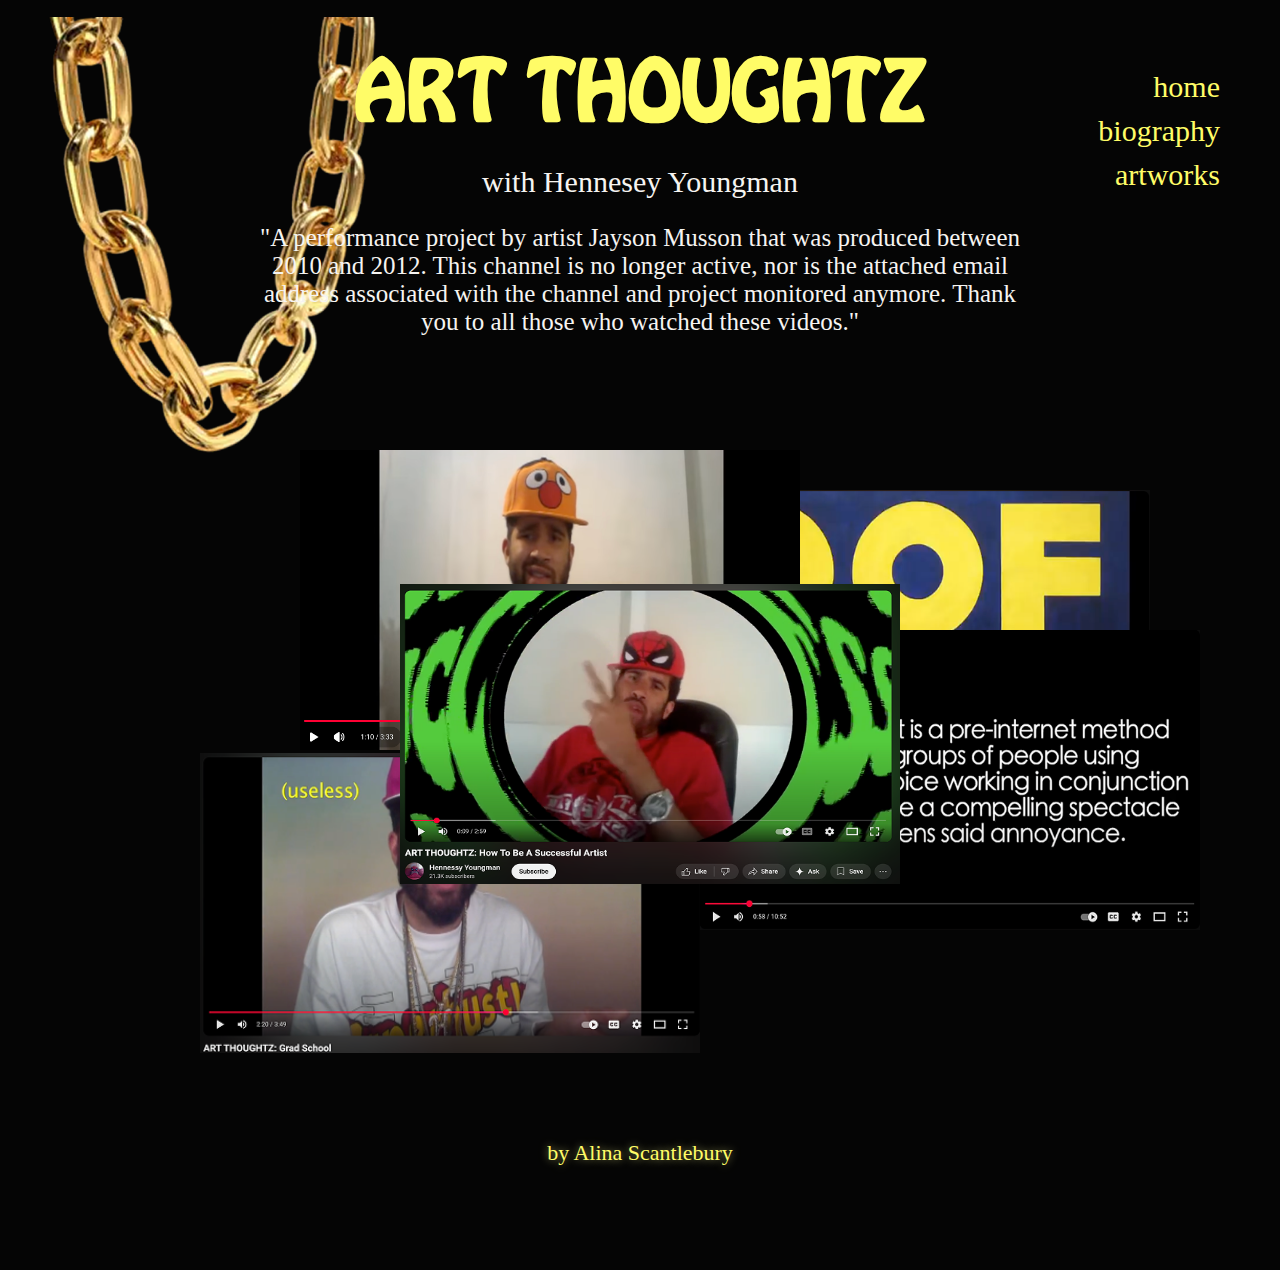
<file: index.html>
<!DOCTYPE html>
<html lang="en">
<head>
  <meta charset="UTF-8">
  <meta http-equiv="X-UA-Compatible" content="IE=edge">
  <meta name="viewport" content="width=device-width, initial-scale=1.0">
  <title>HOME</title>
  <link rel="stylesheet" href="styles.css">

</head>

<body>
  <div class="main">
    <div class="grid-container">
      <div class="grid-item title">
        <h1>ART THOUGHTZ</h1>
      </div>
      <div class="grid-item subtitle">
        <h2>with Hennesey Youngman</h2>
      </div>
      <div class="grid-item description">
        <a href="https://youtube.com/@hennesyyoungman?si=kwGxRKgvB0fd1WgZ">
          <h3>
            "A performance project by artist Jayson Musson that was produced between
            2010 and 2012. This channel is no longer active, nor is the attached email address associated with the channel
            and project monitored anymore. Thank you to all those who watched these videos."
          </h3>
        </a>
      </div>
    </div>

    <div class="nav-links">
      <a href="./index.html">home</a>
      <a href="./biography/index.html">biography</a>
      <a href="./artworks/index.html">artworks</a>
    </div>

    <img id="chain" src="./images/chain.png" alt="chain">

    <div class="container">
      <div class="images">
        <a href="https://www.youtube.com/watch?v=FjaKtx_dN78&t=58s"><img id="oof" src="./images/oof.png" alt=""></a>
        <a href="https://www.youtube.com/watch?v=FjaKtx_dN78&t=58s"><img id="performance" src="./images/preformance.png" alt=""></a>
        <a href="https://www.youtube.com/watch?v=p2-5kYWrp8A"><img id="useless" src="./images/useless.png" alt=""></a>
        <a href="https://www.youtube.com/watch?v=vVFasyCvEOg&t=67s"><img id="art" src="./images/make.png" alt=""></a>
        <a href="https://www.youtube.com/watch?v=hNXL0SYJ2eU"><img id="top" src="./images/successful-yt.png" alt=""></a>
      </div>
    </div>
  </div>

  <footer>by Alina Scantlebury</footer>
</body>
</html>
</file>
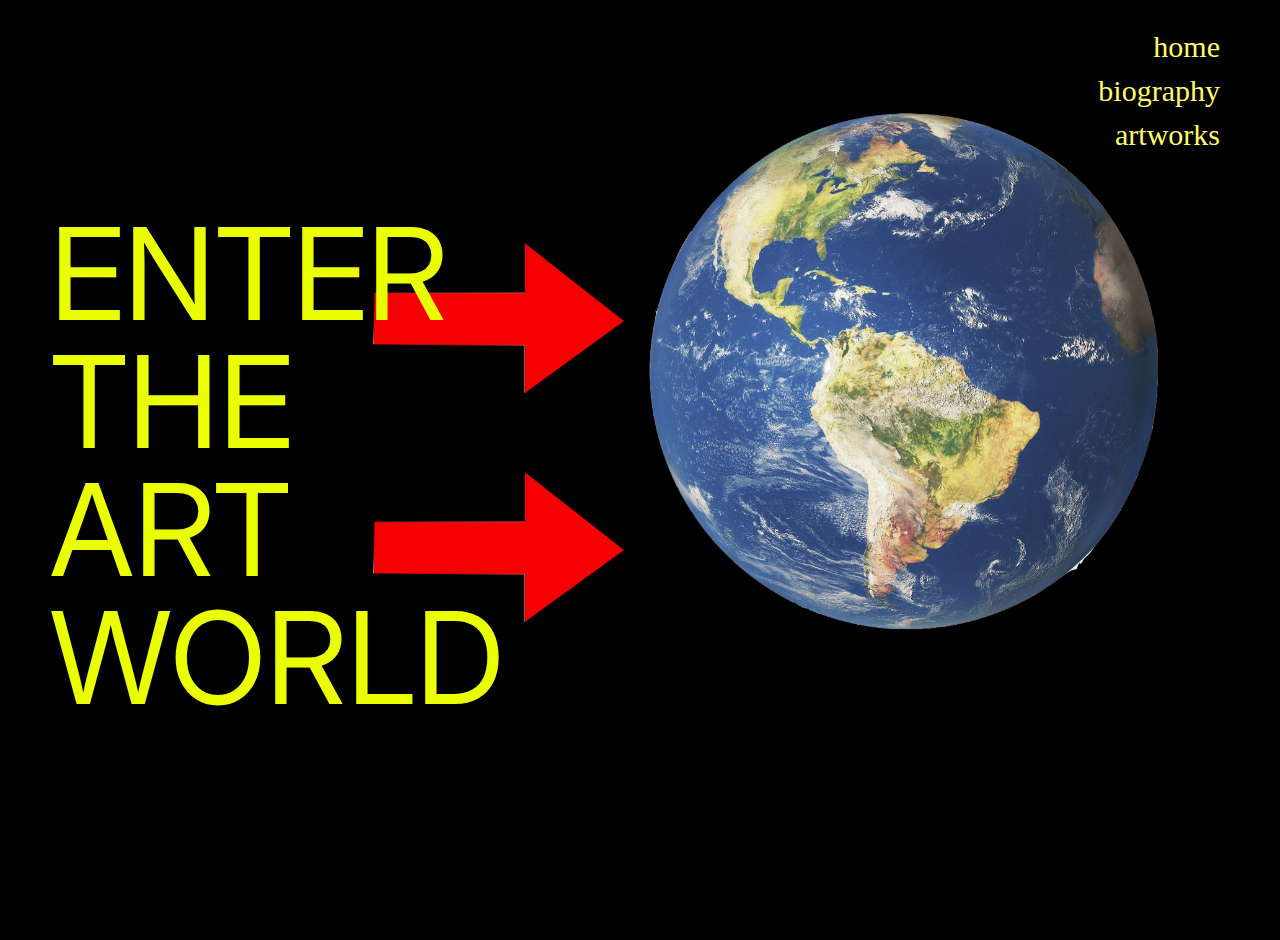
<file: artworks/index.html>
<html lang="en">
<head>
    <meta charset="UTF-8">
    <meta http-equiv="X-UA-Compatible" content="IE=edge">
    <meta name="viewport" content="width=device-width, initial-scale=1.0">
    <title>ARTWORKS</title>
    <link rel="stylesheet" href="styles.css">

</head>
<body>
    <div class="main">
        <div class="nav-links">
            <a href="../index.html"> home</a>
            <a href="../biography/index.html">biography</a>
            <a href="index.html">  artworks</a>
        </div>

        <a  href="want-to.html"><img id="world"src="../images/world.png" alt="globe"></a>
        <img id="arrow-1" src="../images/arrow.png" alt="red arrow">
        <img id="arrow-2" src="../images/arrow.png" alt="red arrow">
        <div class="enter">
            <h2>ENTER</h2>
            <h2>THE</h2>
            <h2>ART</h2>
            <h2>WORLD</h2>
        </div>
    </div>
</body>
</html>
</file>
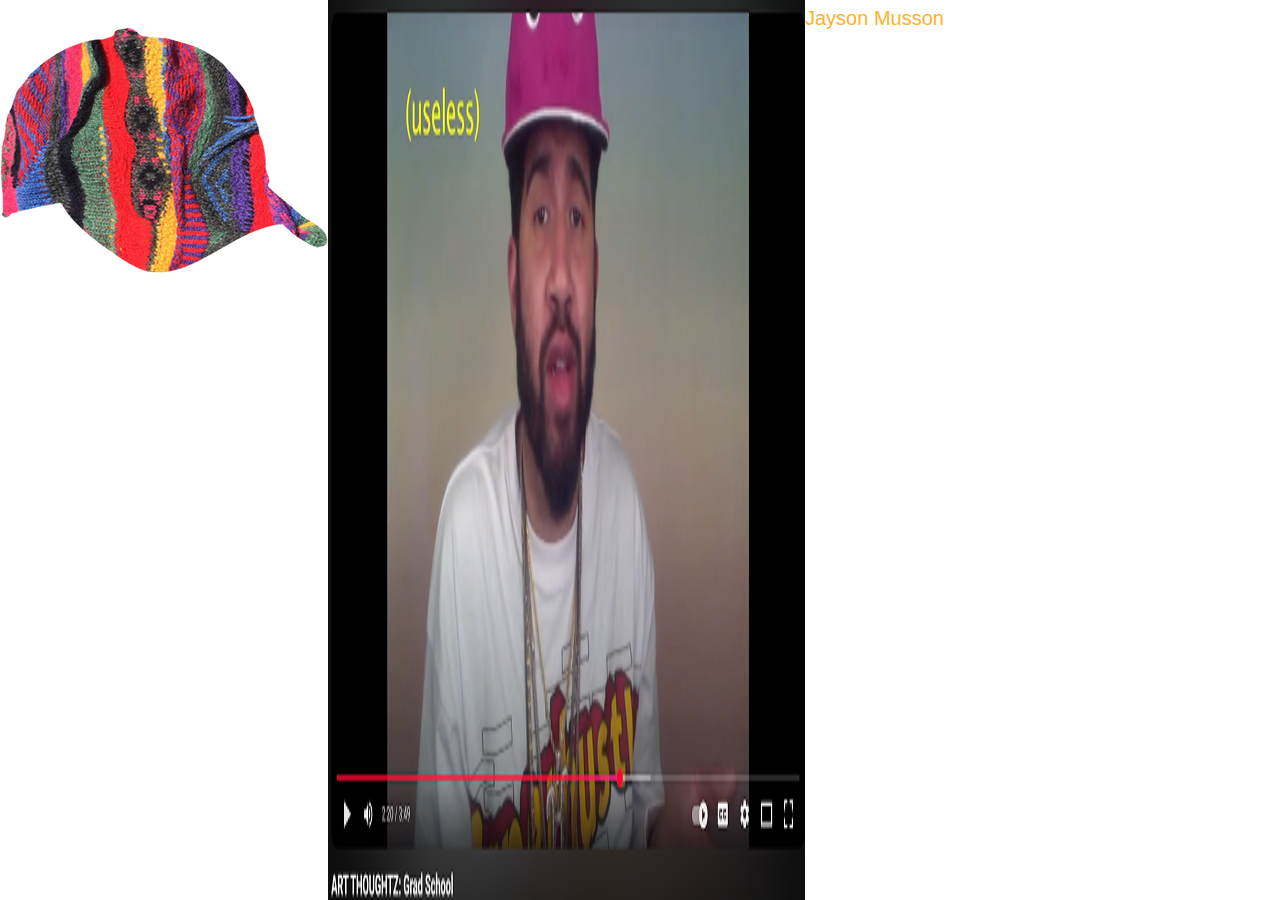
<file: biography/index.html>
<html lang="en">
<head>
    <meta charset="UTF-8">
    <meta http-equiv="X-UA-Compatible" content="IE=edge">
    <meta name="viewport" content="width=device-width, initial-scale=1.0">
    <title>BIOGRAPHY</title>
    <link rel="stylesheet" href="styles.css">
</head>
<body>
    <div class="main">
        <div class="nav"> 
            <img src="../images/coogi-hat 1.png" alt="coogi hat nav bar">
        </div>
        <img src="../images/useless.png" alt="">
        <div class="container">
            <h2> Jayson Musson </h2>
        </div>
    </div>
</body>
</html>
</file>
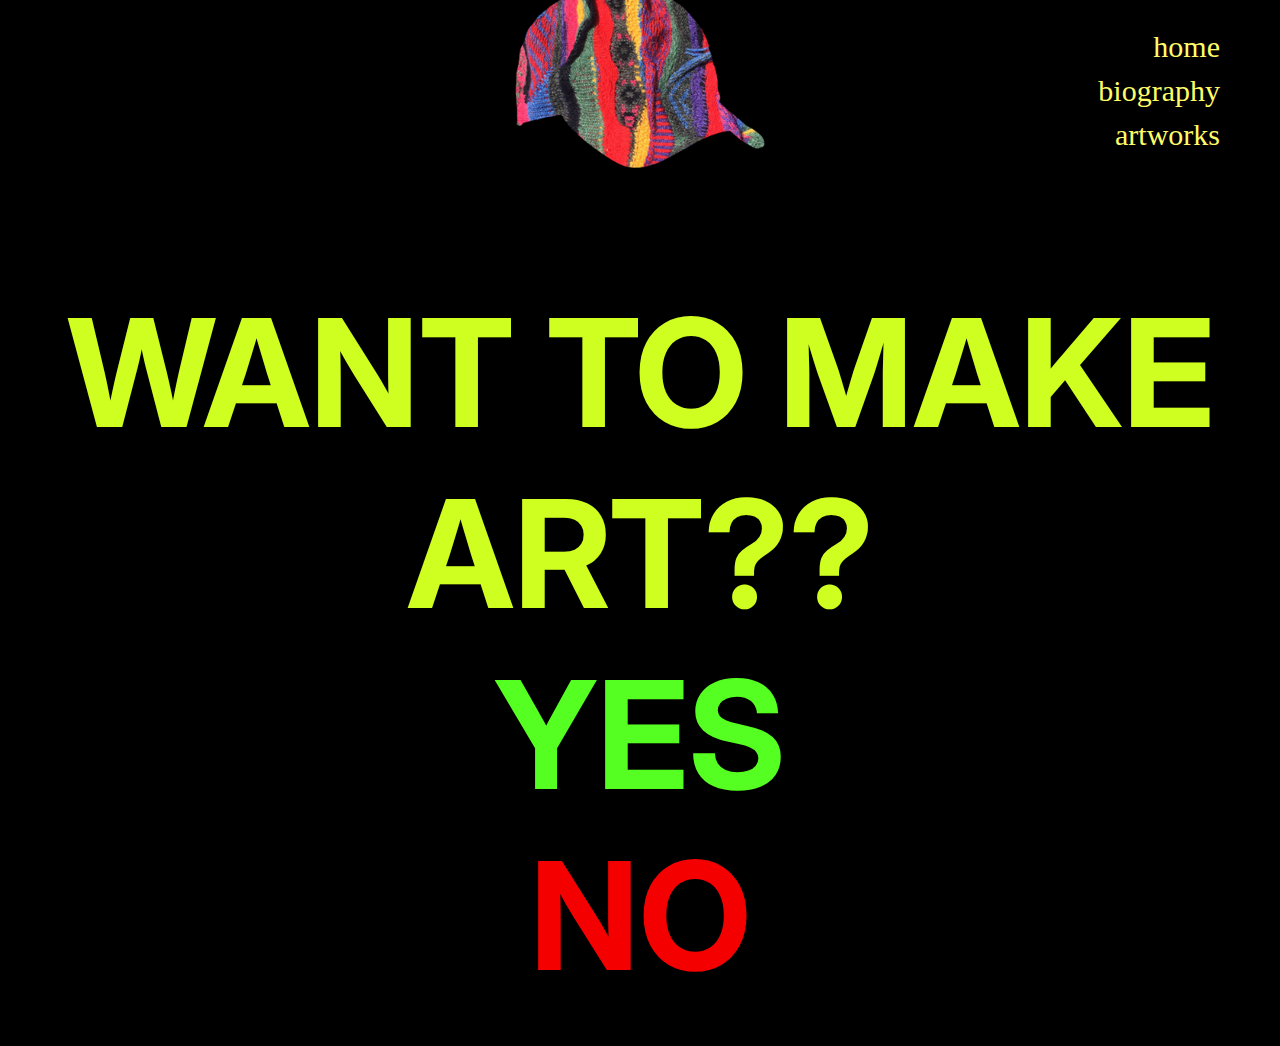
<file: artworks/art.html>
<html lang="en">
<head>
    <meta charset="UTF-8">
    <meta http-equiv="X-UA-Compatible" content="IE=edge">
    <meta name="viewport" content="width=device-width, initial-scale=1.0">
    <title>ART</title>
    <link rel="stylesheet" href="styles.css">
</head>
<body>
    <div class="main">
        <div class="nav-links">
            <a href="../index.html">home</a>
            <a href="../biography/index.html">biography</a>
            <a href="index.html">artworks</a>
        </div>
        <div class="nav">
            <img src="../images/coogi-hat 1.png" alt="image of a coogi hat for a nav: home, bio and artworks" width = 250px>
        </div>
        <br></br>
        <br></br>
        <h2>WANT TO MAKE ART??</h2>
        <a href="make-art.html">
            <h2 id="yes">YES</h2>
        </a>
        <a href="">
            <h2 id="no">NO</h2>
        </a>
    </div>
</body>
</html>
</file>
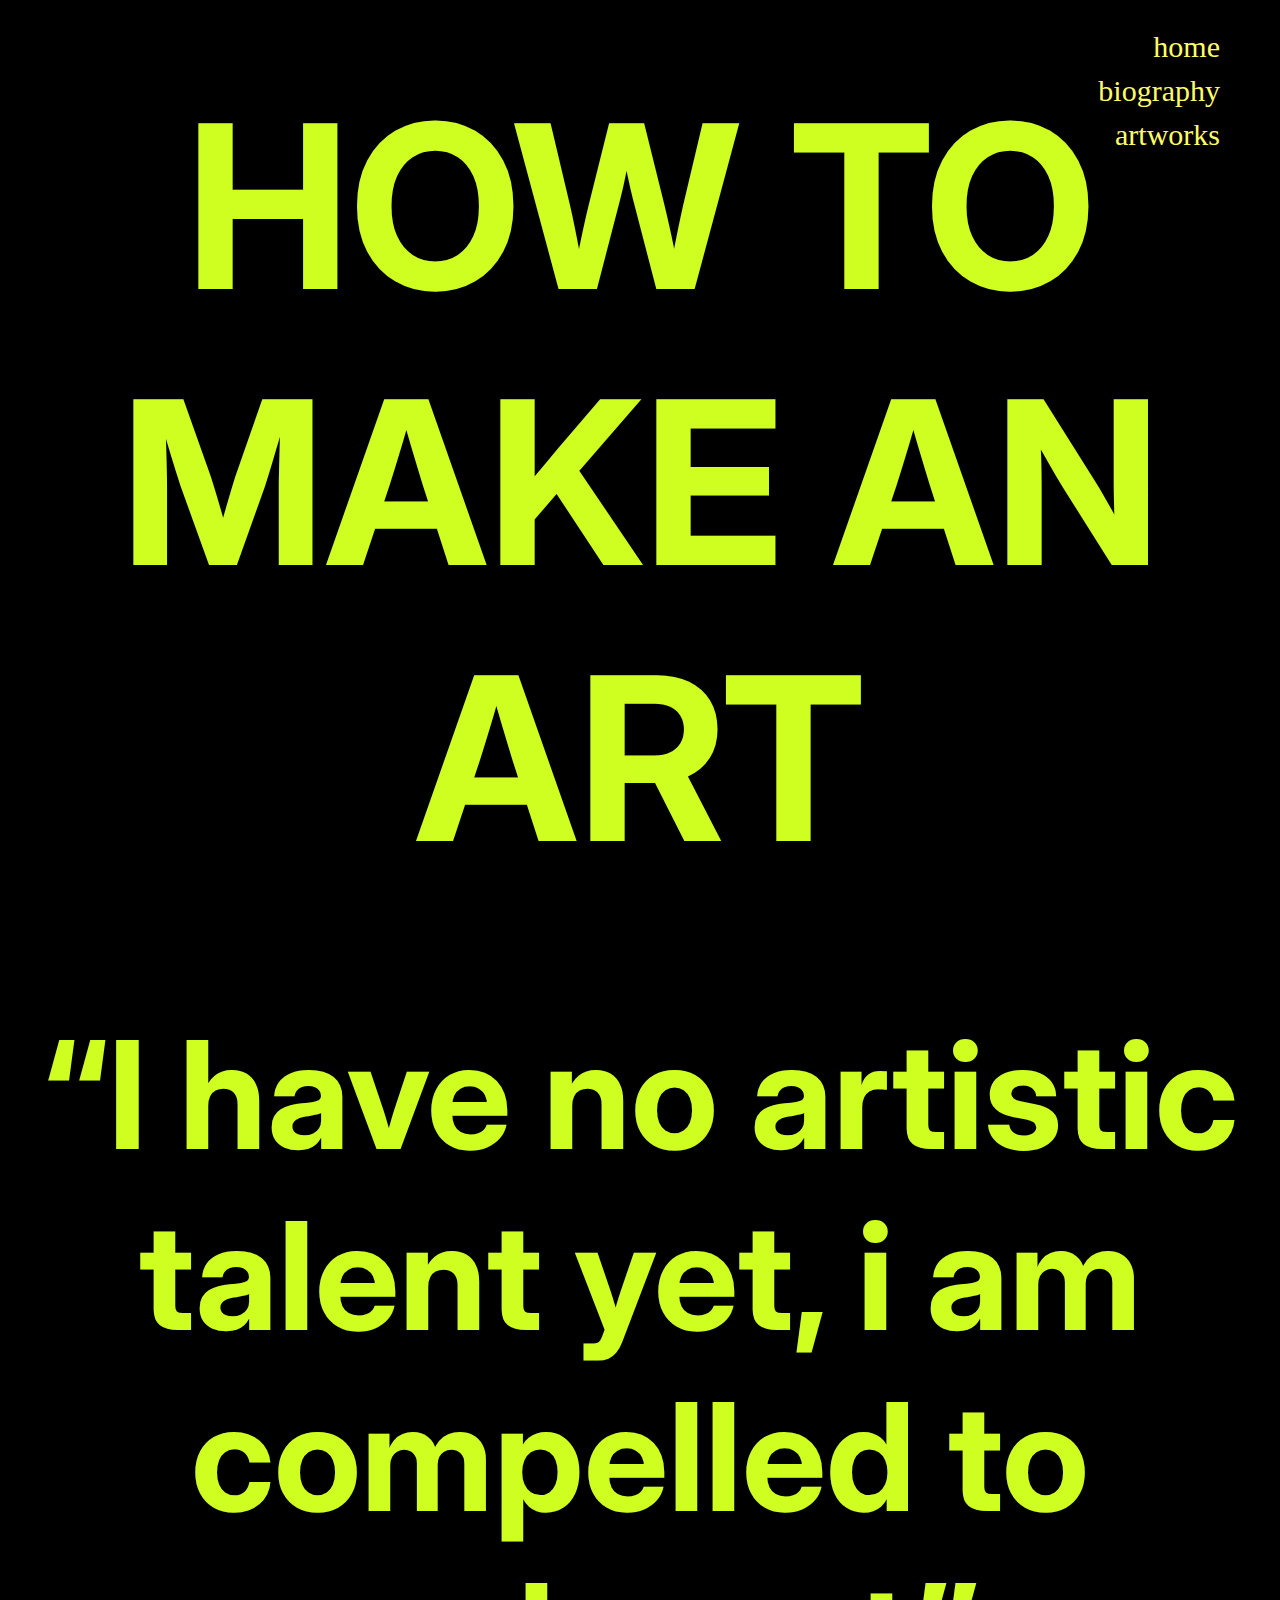
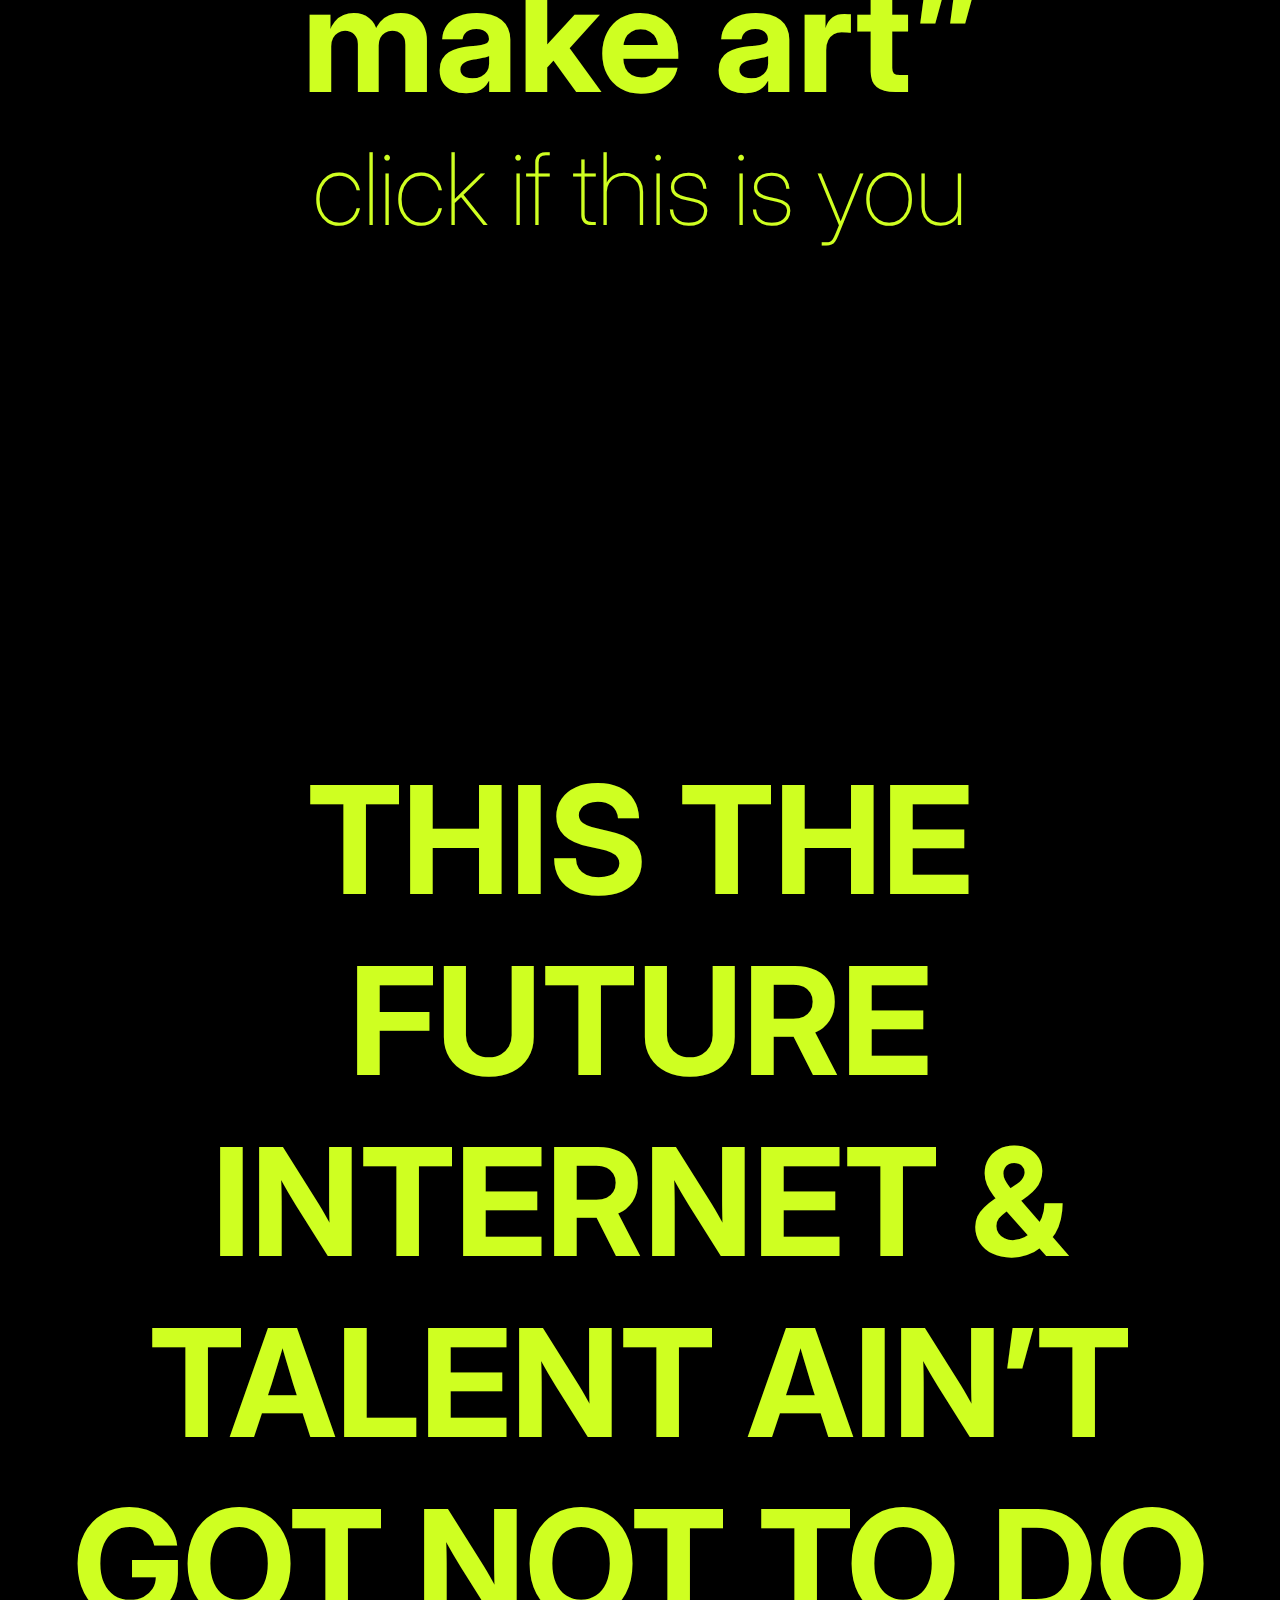
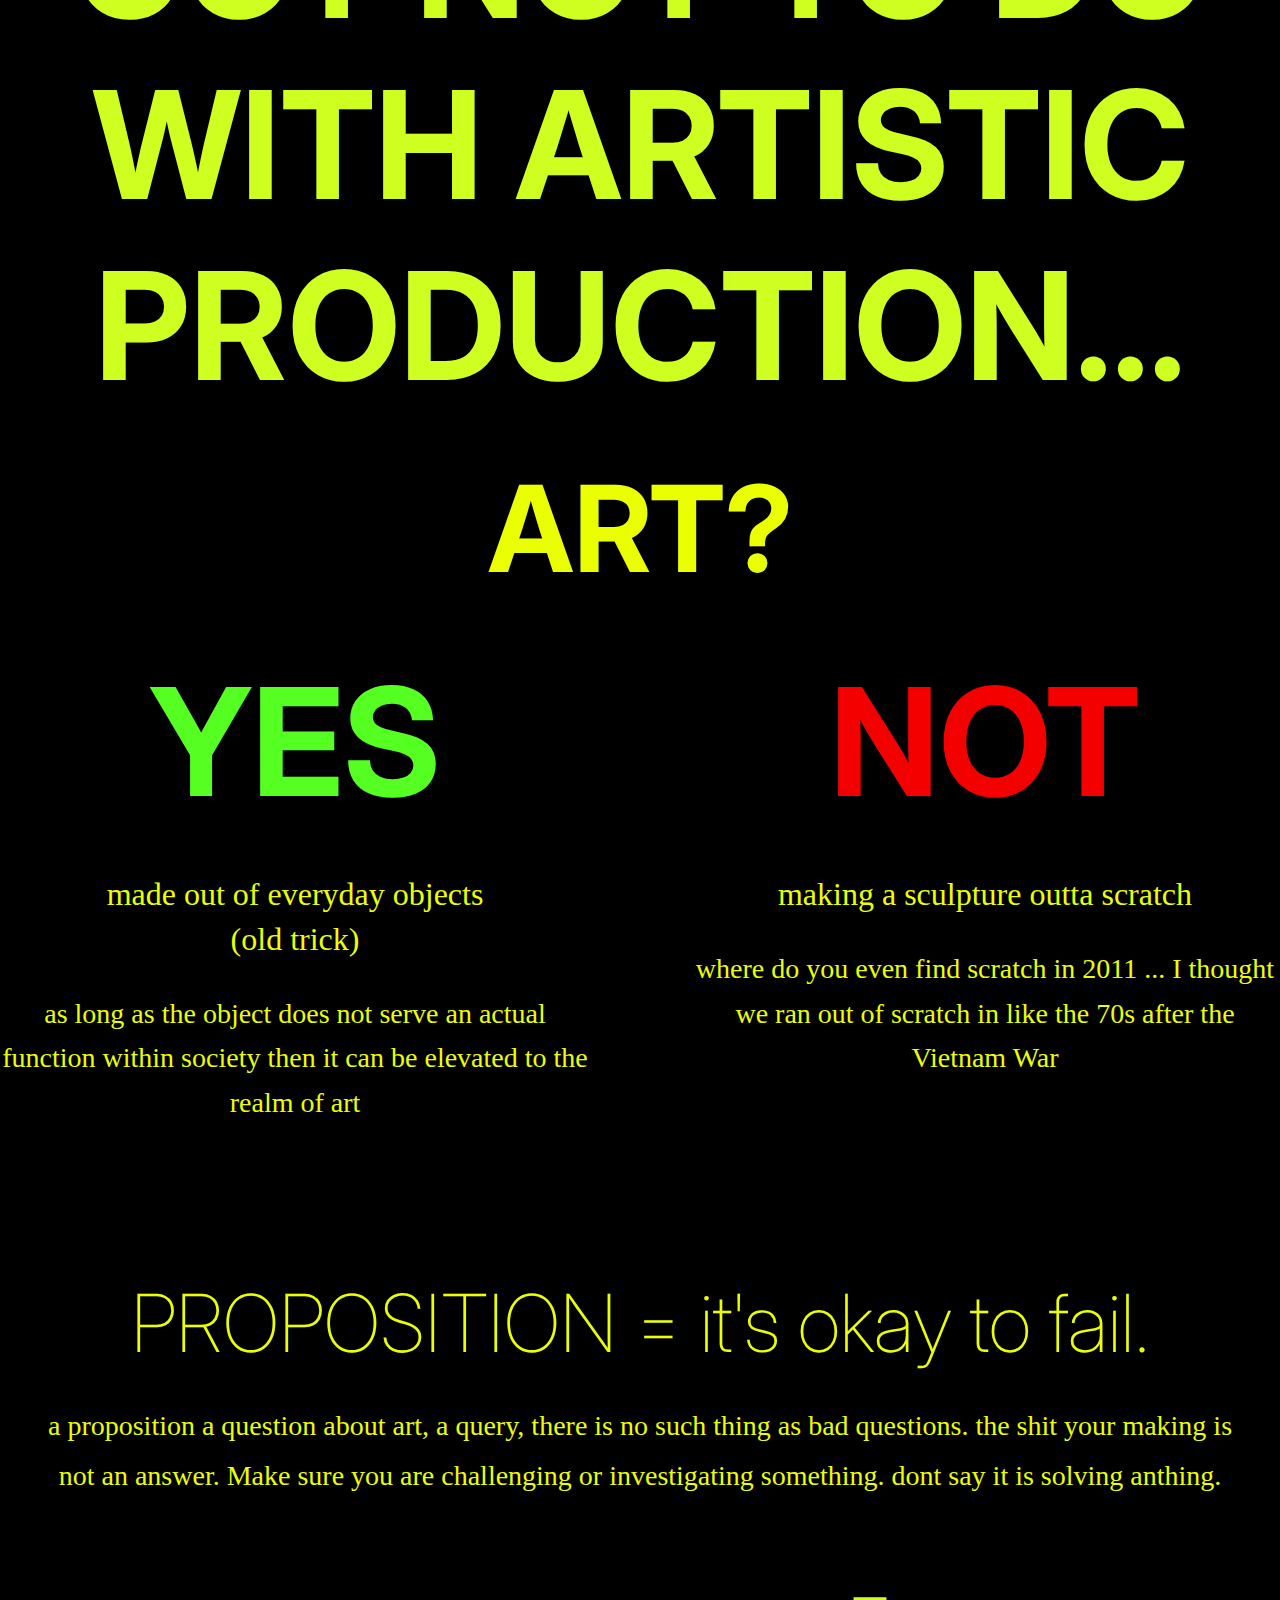
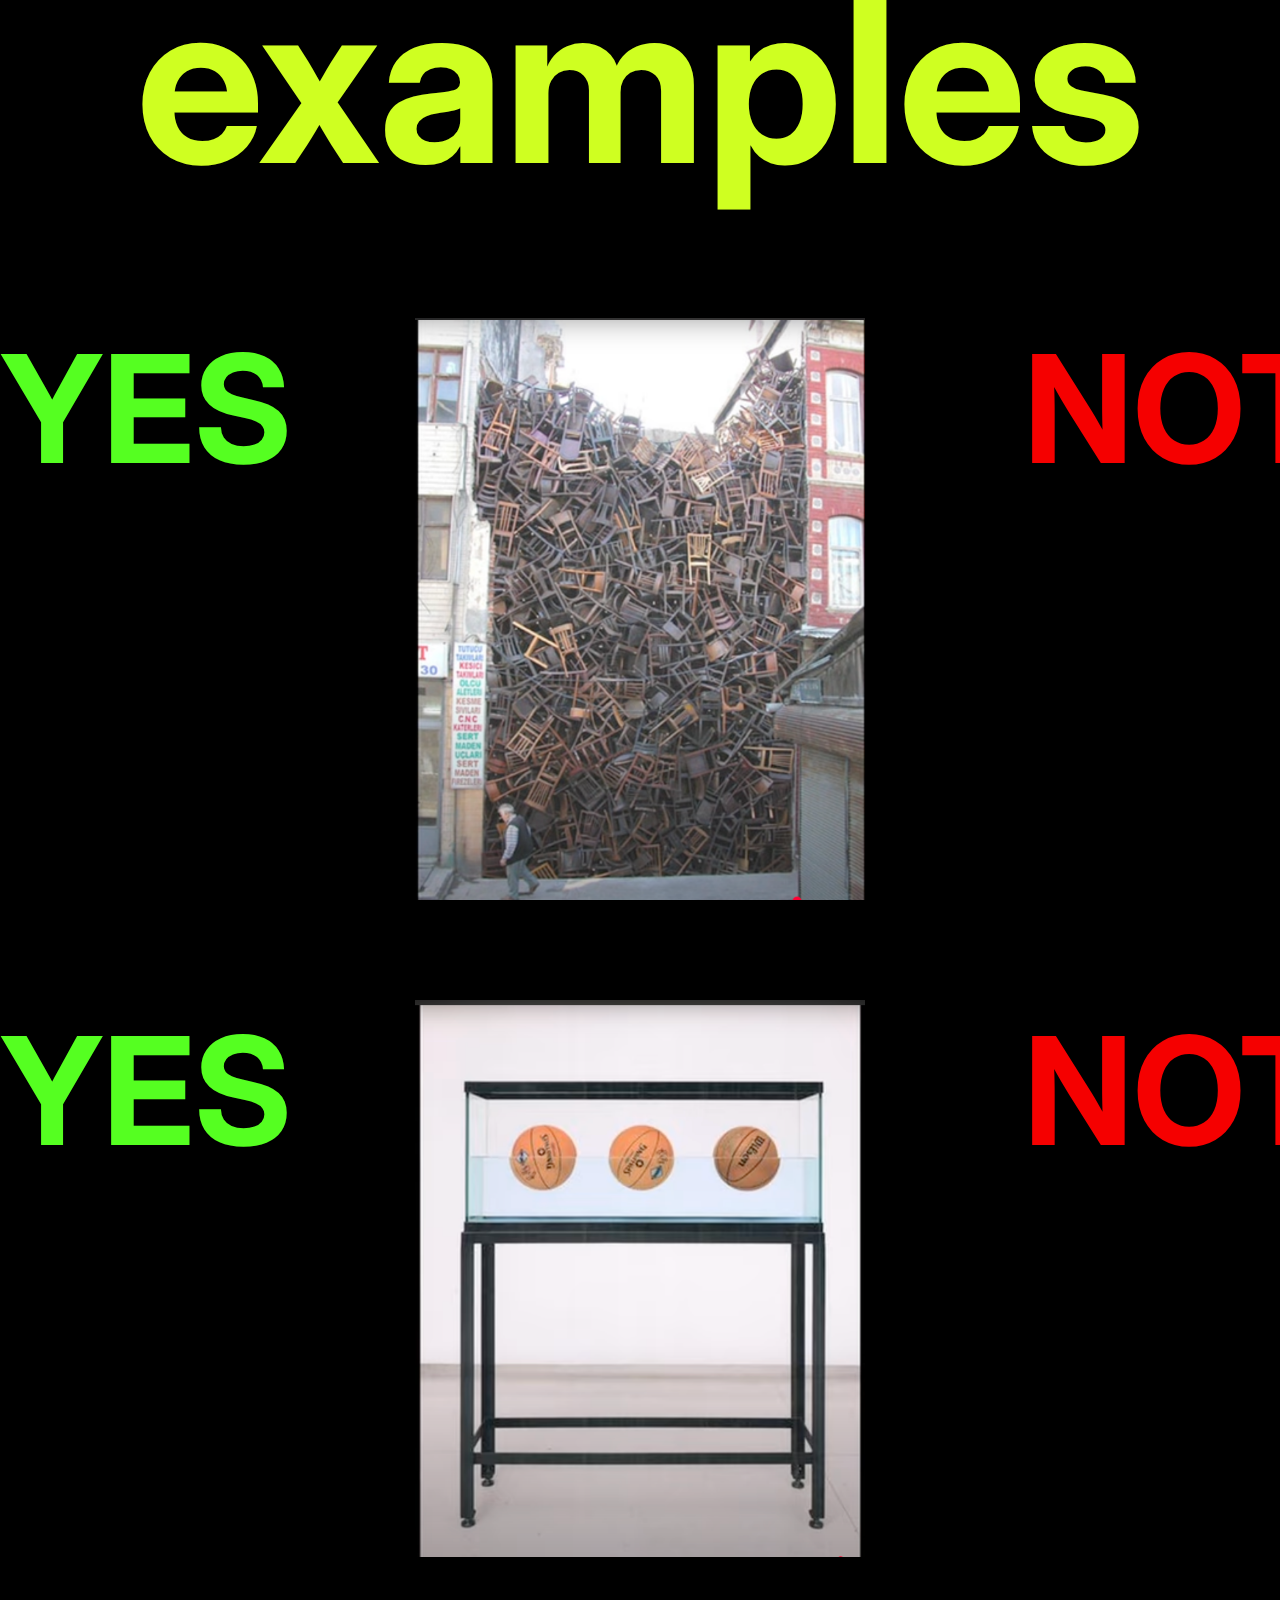
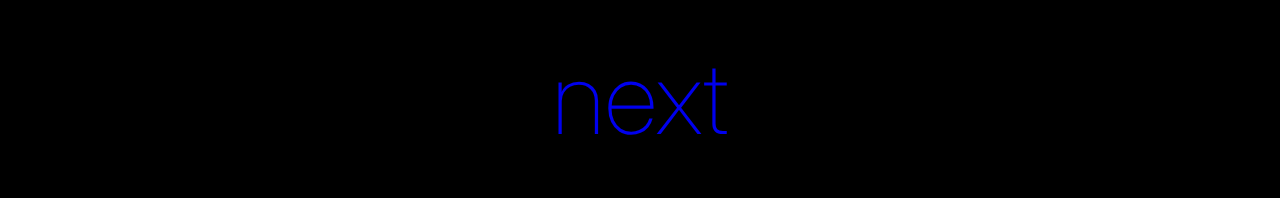
<file: artworks/make-art.html>
<html lang="en">
<head>
    <meta charset="UTF-8">
    <meta http-equiv="X-UA-Compatible" content="IE=edge">
    <meta name="viewport" content="width=device-width, initial-scale=1.0">
    <title>HOW TO MAKE AN ART</title>
    <link rel="stylesheet" href="styles.css">
</head>
<body>
    <div class="main">
        <div class="nav-links">
            <a href="../index.html">home</a>
            <a href="../biography/index.html">biography</a>
            <a href="index.html">artworks</a>
        </div>
        <br></br>
        <br></br>
        <br></br>

        <h1 id="next">HOW TO MAKE AN ART</h1>
                <br></br>

        <br></br>
        <br></br>

        <h2>“I have no artistic talent yet, i am compelled to make art”
        </h2>
        <div class="break">
            <a href="who-u.html" id="next">
                <h3>click if this is you</h3>
            </a>
        </div>
        <h2 id="next">THIS THE FUTURE INTERNET & TALENT AIN’T GOT NOT TO DO WITH ARTISTIC PRODUCTION...</h2>
    </div>
    <div class="container">
        <div class="header">
            <h1>ART?</h1>
        </div>
    <div class="content">
        <div class="yes-section">
            <h2>YES</h2>
            <p class="subtitle">made out of everyday objects<br>(old trick)</p>
            <p class="description">as long as the object does not serve an actual function within society then it can be elevated to the realm of art</p>
        </div>

        <div class="no-section">
            <h2>NOT</h2>
            <p class="subtitle">making a sculpture outta scratch</p>
            <p class="description">where do you even find scratch in 2011 ... I thought we ran out of scratch in like the 70s after the Vietnam War</p>
        </div>
    </div>

    <div class="proposition">
        <h3>PROPOSITION = it's okay to fail.</h3>
        <p>a proposition a question about art, a query, there is no such thing as bad questions. the shit your making is not an answer. Make sure you are challenging or investigating something. dont say it is solving anthing.</p>
    </div>
        <h1 >examples </h1>
        <div class="ex-content">
            <div class="yes-section">
                <h2>YES</h2>
            </div>
    
            <div class="no-section">
                <img src="../images/art-1.png" alt="" width="450px">

            </div>
            <div class="no-section">
                <h2>NOT</h2>
            </div>
        </div>

        <div class="ex-content">
            <div class="yes-section">
                <h2>YES</h2>
            </div>
    
            <div class="no-section">
                <img src="../images/art-2.png" alt="" width="450px">

            </div>
            <div class="no-section">
                <h2>NOT</h2>
            </div>
        </div>
        <h3 id="next"><a href="want-to.html#section3">next</a></h3>

</div>
</body>
</html>
</file>
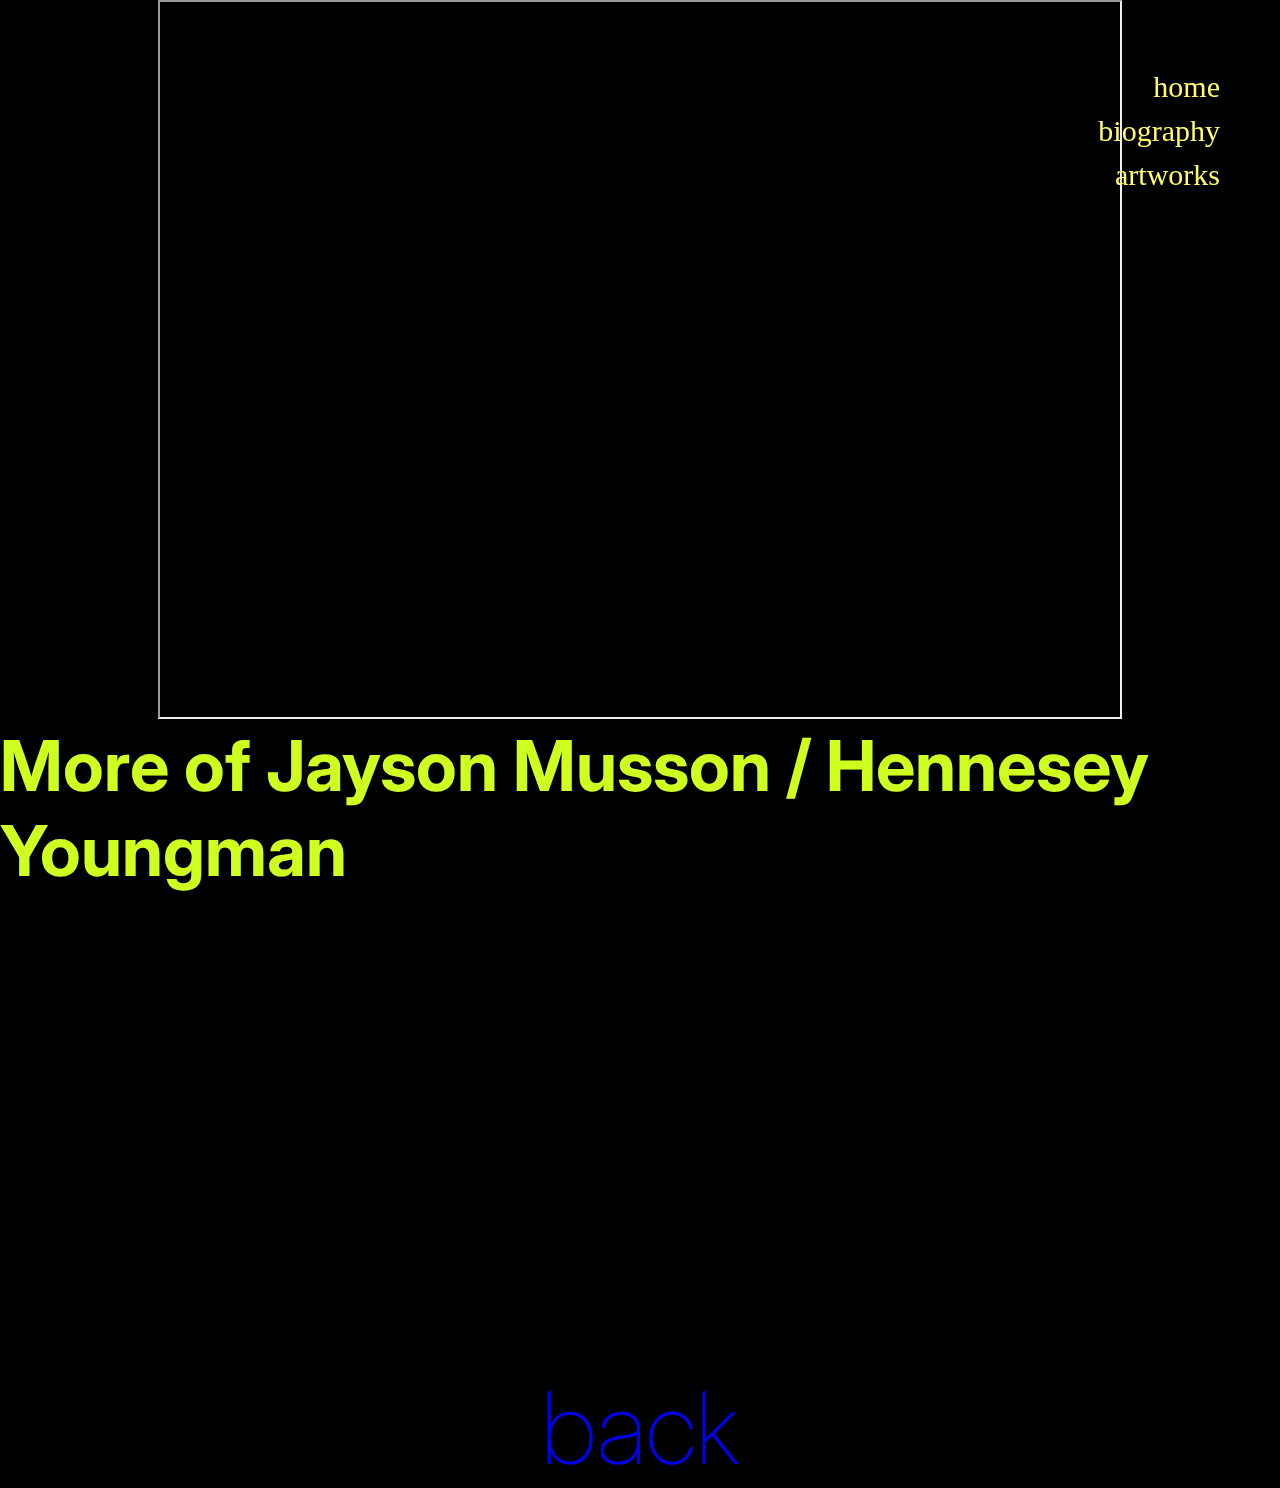
<file: artworks/no.html>
<!DOCTYPE html>
<html lang="en">
<head>
  <meta charset="UTF-8">
  <meta http-equiv="X-UA-Compatible" content="IE=edge">
  <meta name="viewport" content="width=device-width, initial-scale=1.0">
  <title>7 MINUTES IN HENNYNOHOMO</title>
  <link rel="stylesheet" href="styles.css">

</head>
<body>
  <div class="nav-links">
    <a href="../index.html">home</a>
    <a href="../biography/index.html">biography</a>
    <a href="../index.html">artworks</a>
  </div>

  <iframe 
    width="960" 
    height="715" 
    src="https://www.youtube.com/embed/N0NIs1fOkQg?start=272&autoplay=1&mute=0&controls=1&rel=0&modestbranding=1"
    title="YouTube video player"
    allow="autoplay; fullscreen; encrypted-media"
    referrerpolicy="strict-origin-when-cross-origin"
    allowfullscreen>
  </iframe>

  <h2 id="more">More of Jayson Musson / Hennesey Youngman</h2>

  <iframe 
    style="border: 0; width: 350px; height: 470px;" 
    src="https://bandcamp.com/EmbeddedPlayer/album=2820448044/size=large/bgcol=000000/linkcol=cfff21/tracklist=false/track=1974276761/transparent=true/"
    seamless>
    <a href="https://hennessyyoungman.bandcamp.com/album/7-minutes-in-hennynohomo">
      7 MINUTES IN HENNYNOHOMO by HENNESSY YOUNGMAN
    </a>
  </iframe>

  <h3 id="next"><a href="want-to.html">back</a></h3>

</body>
</html>
</file>
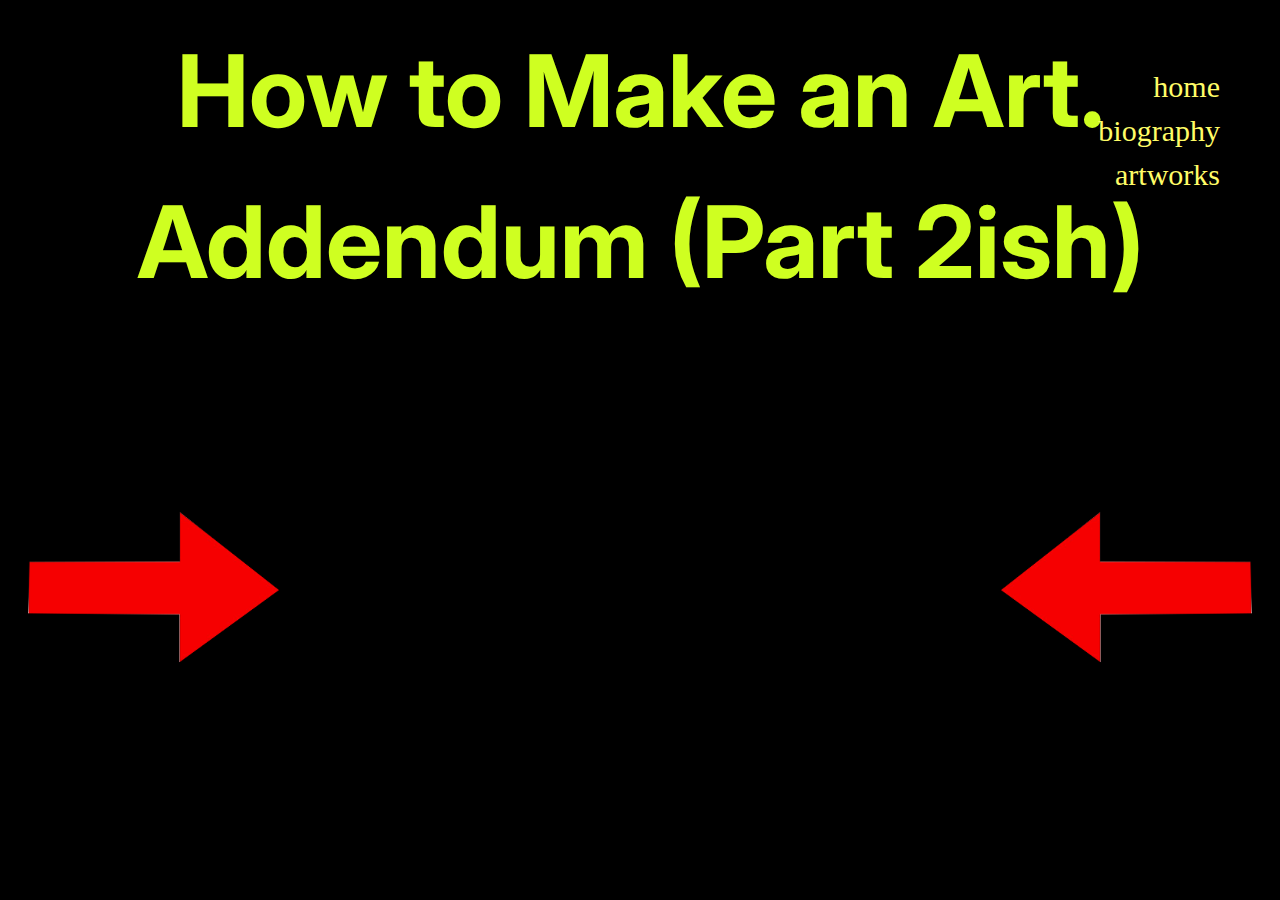
<file: artworks/part-2.html>
<!DOCTYPE html>
<html lang="en">
<head>
    <meta charset="UTF-8">
    <meta http-equiv="X-UA-Compatible" content="IE=edge">
    <meta name="viewport" content="width=device-width, initial-scale=1.0">
    <title>PART 2</title>
    <link rel="stylesheet" href="styles.css">
</head>
<body>
    <div class="nav-links">
        <a href="../index.html">home</a>
        <a href="../biography/index.html">biography</a>
        <a href="index.html">artworks</a>
    </div>
    <h2 class="part-2">How to Make an Art. </h2>
    <h2 class="part-2">Addendum (Part 2ish)</h2>

    <div class="video-container" style="text-align:center; margin-top:50px;">
        <iframe width="960" height="540"
            src="https://www.youtube.com/embed/Rb8oNlAqiLw?autoplay=1&mute=1&si=OQh7KCnhxjAY9oxo"
            title="YouTube video player"
            frameborder="0"
            allow="accelerometer; autoplay; clipboard-write; encrypted-media; gyroscope; picture-in-picture; web-share"
            referrerpolicy="strict-origin-when-cross-origin"
            allowfullscreen>
        </iframe>
    </div>

    <img id="arrow-3" src="../images/arrow.png" alt="arrow">
    <img id="arrow-4" src="../images/arrow.png" alt="arrow">
</body>
</html>
</file>
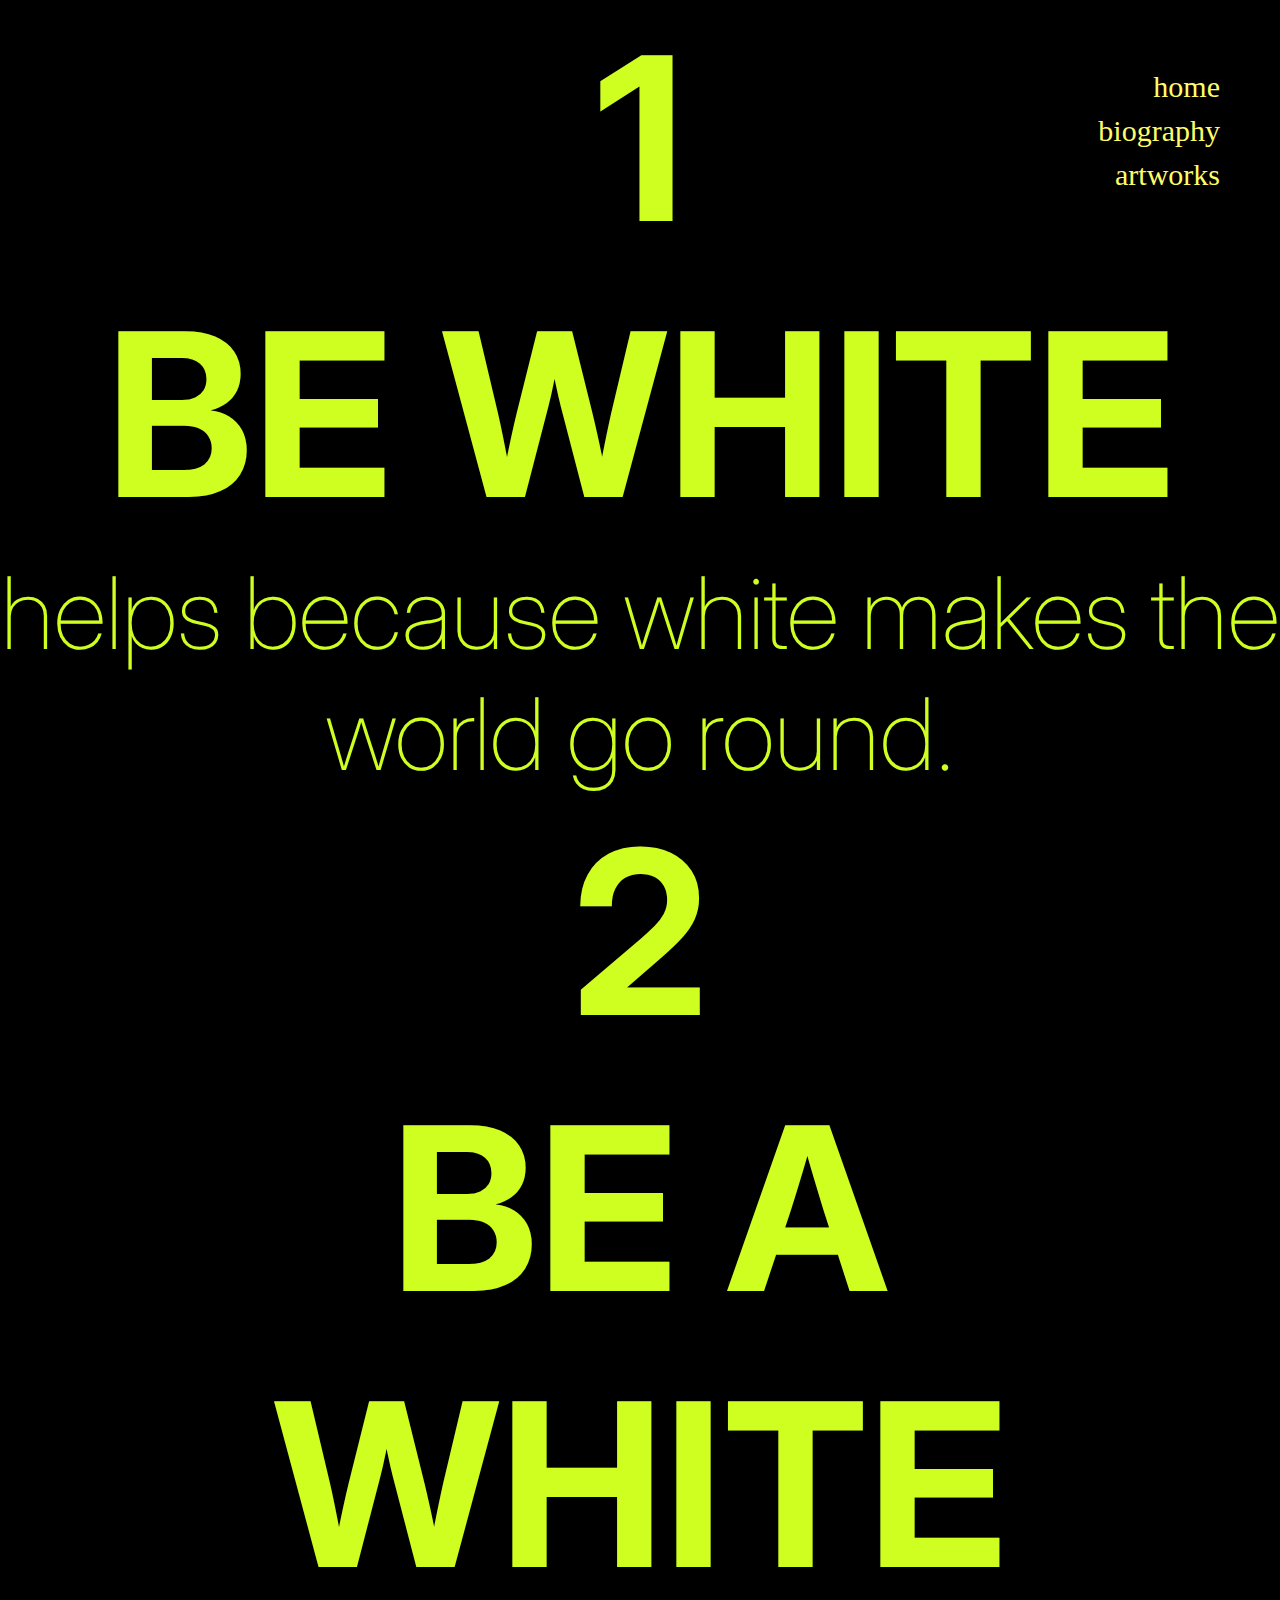
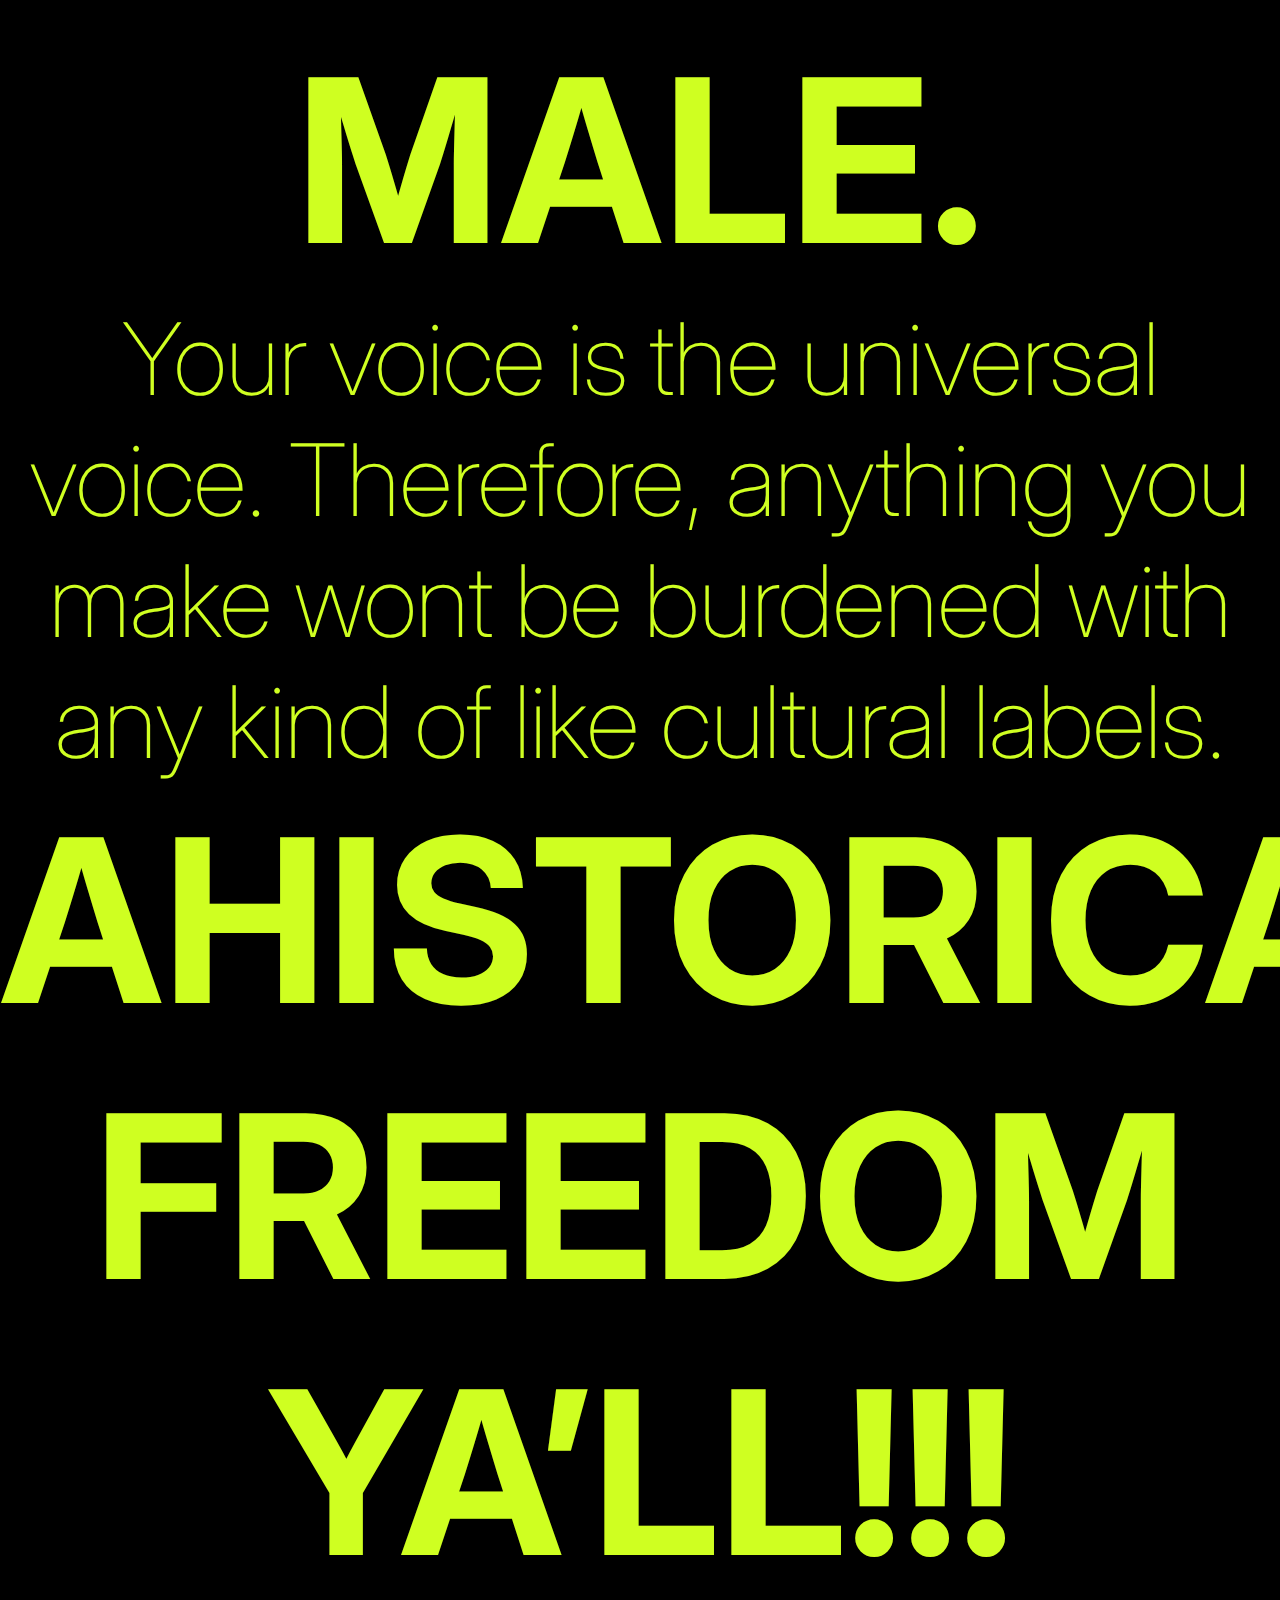
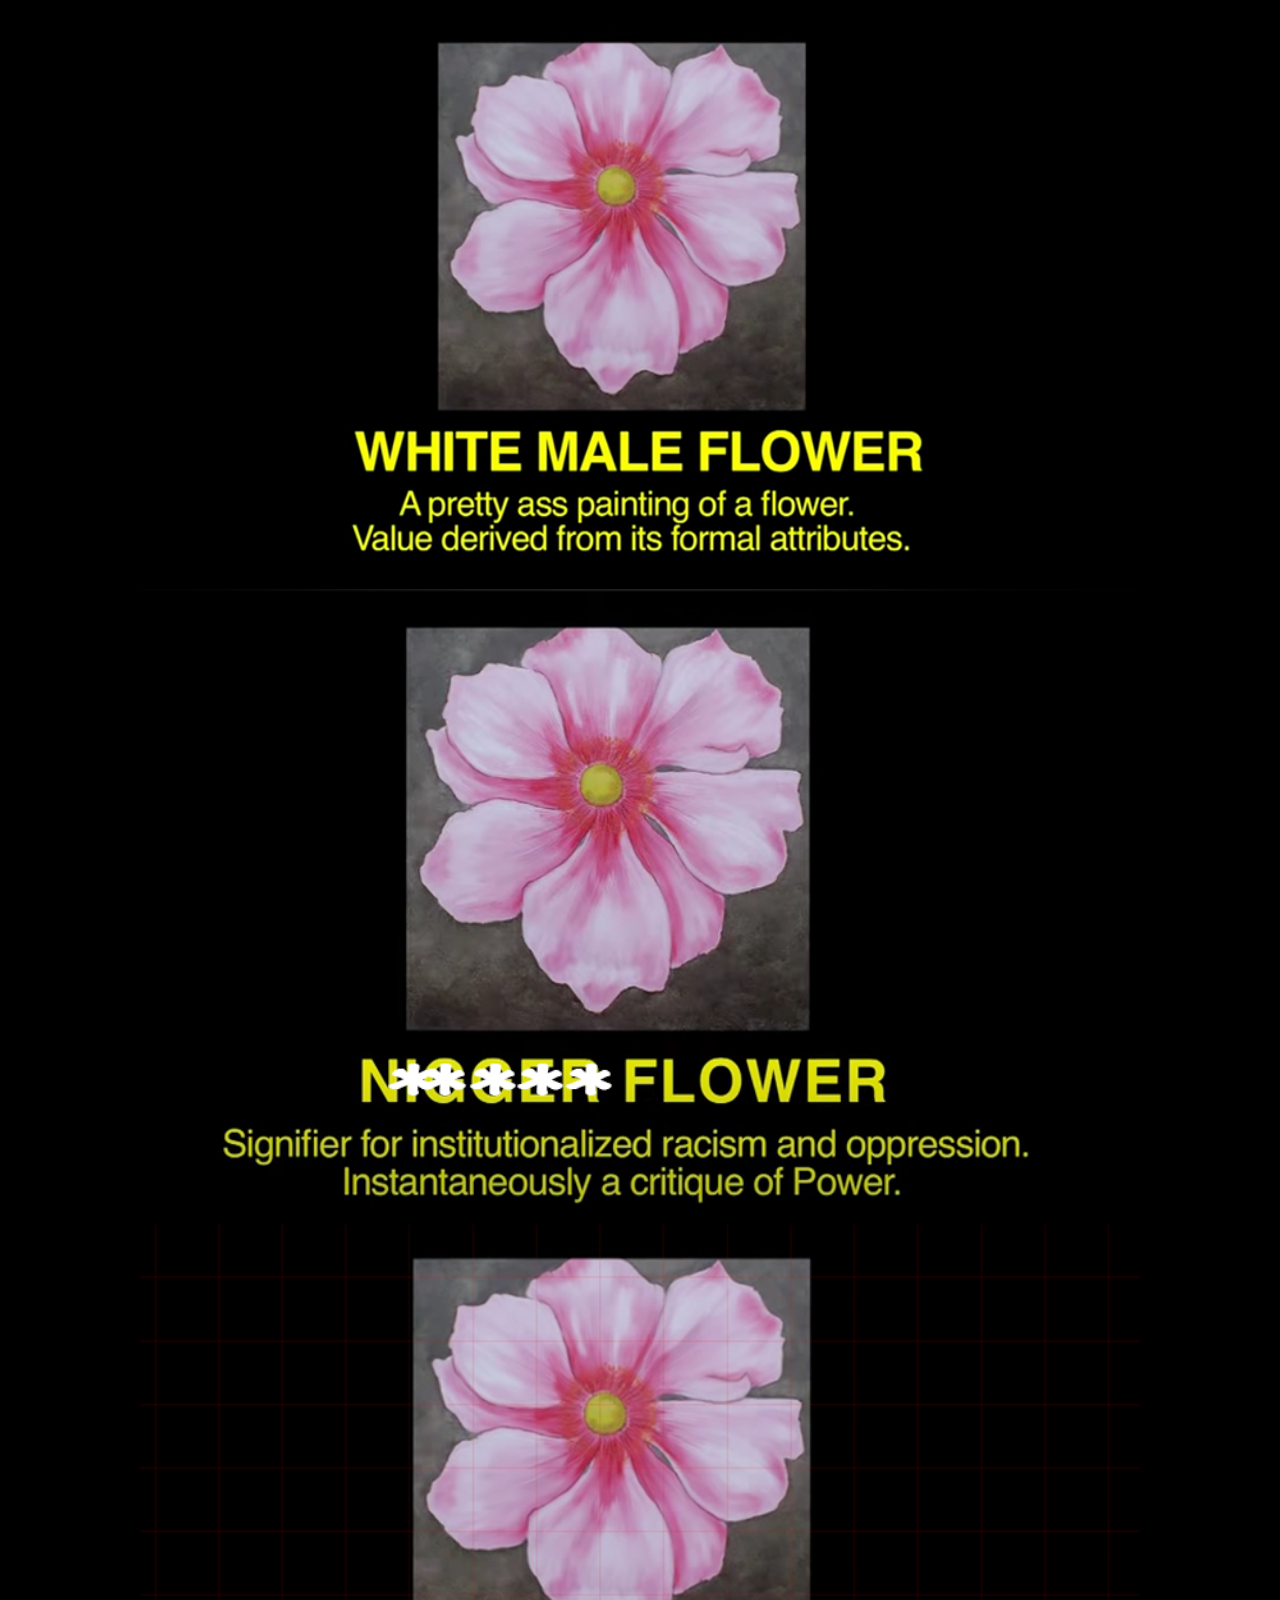
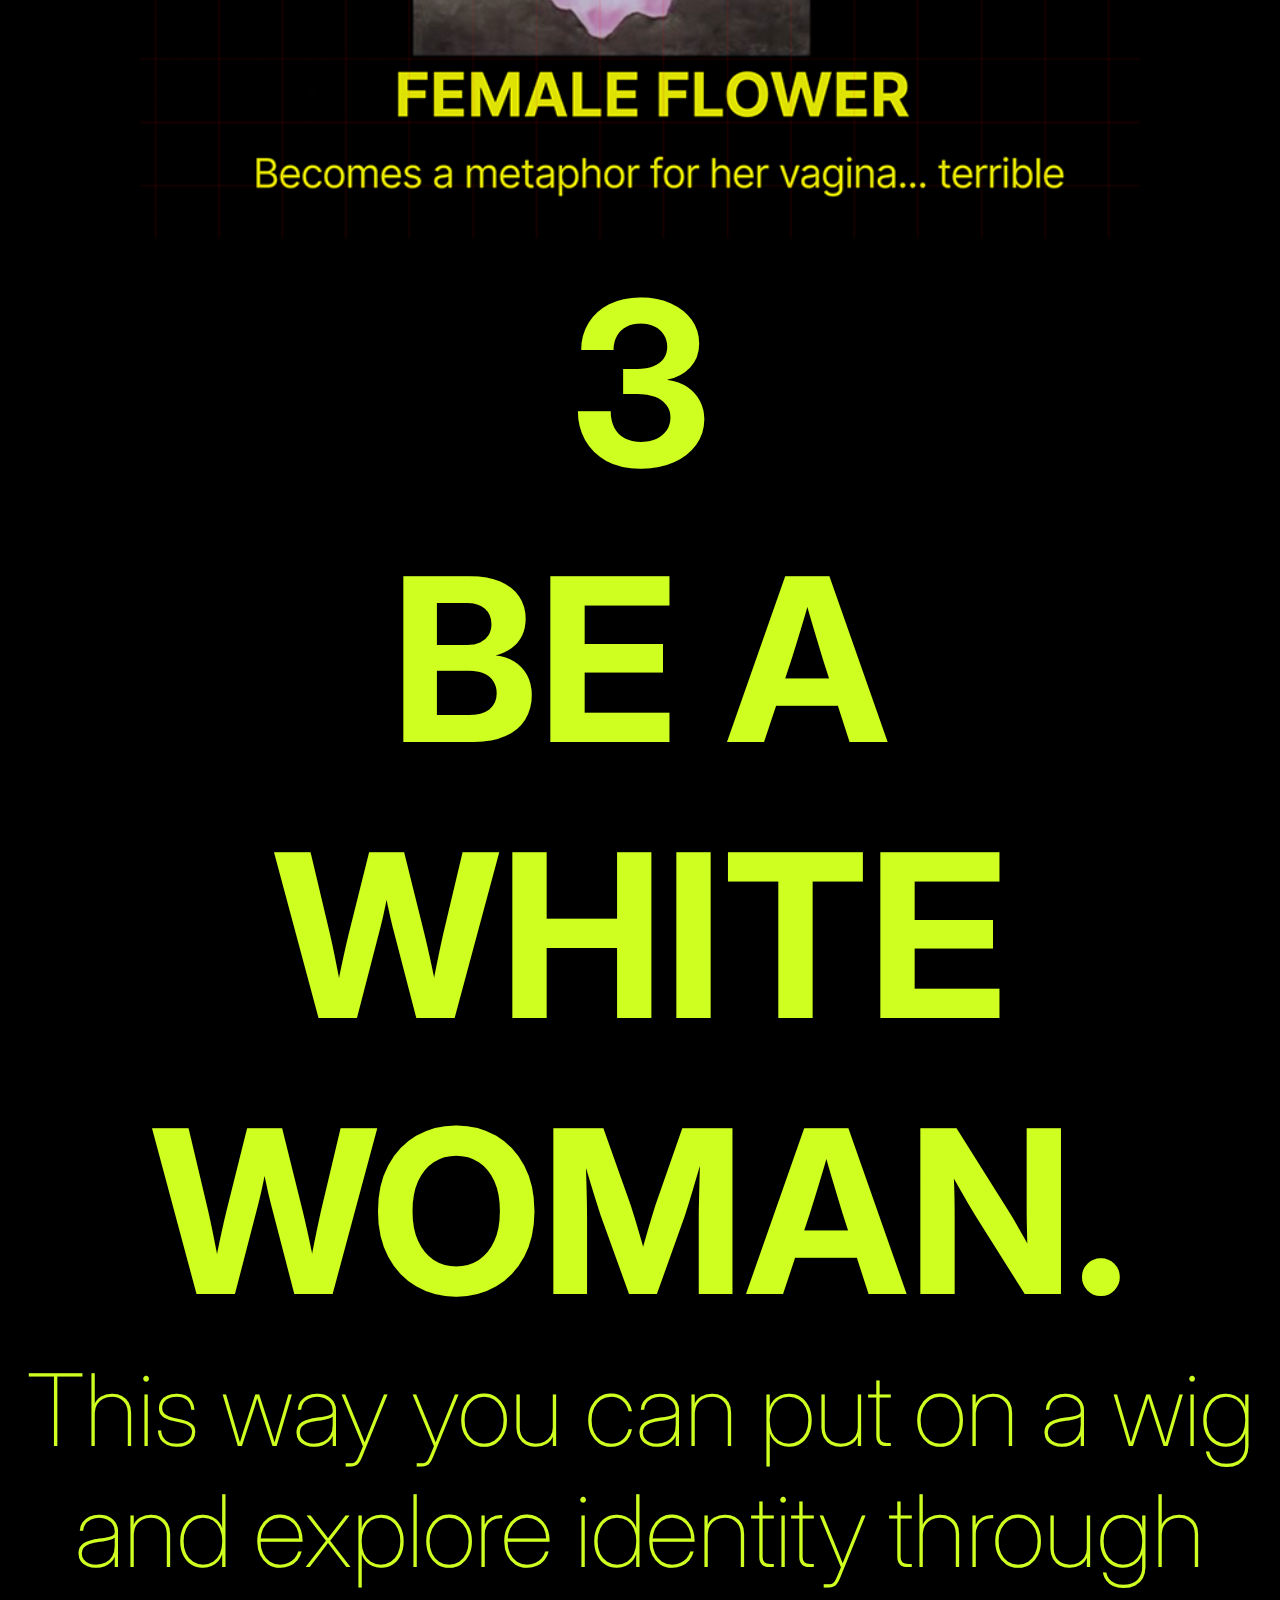
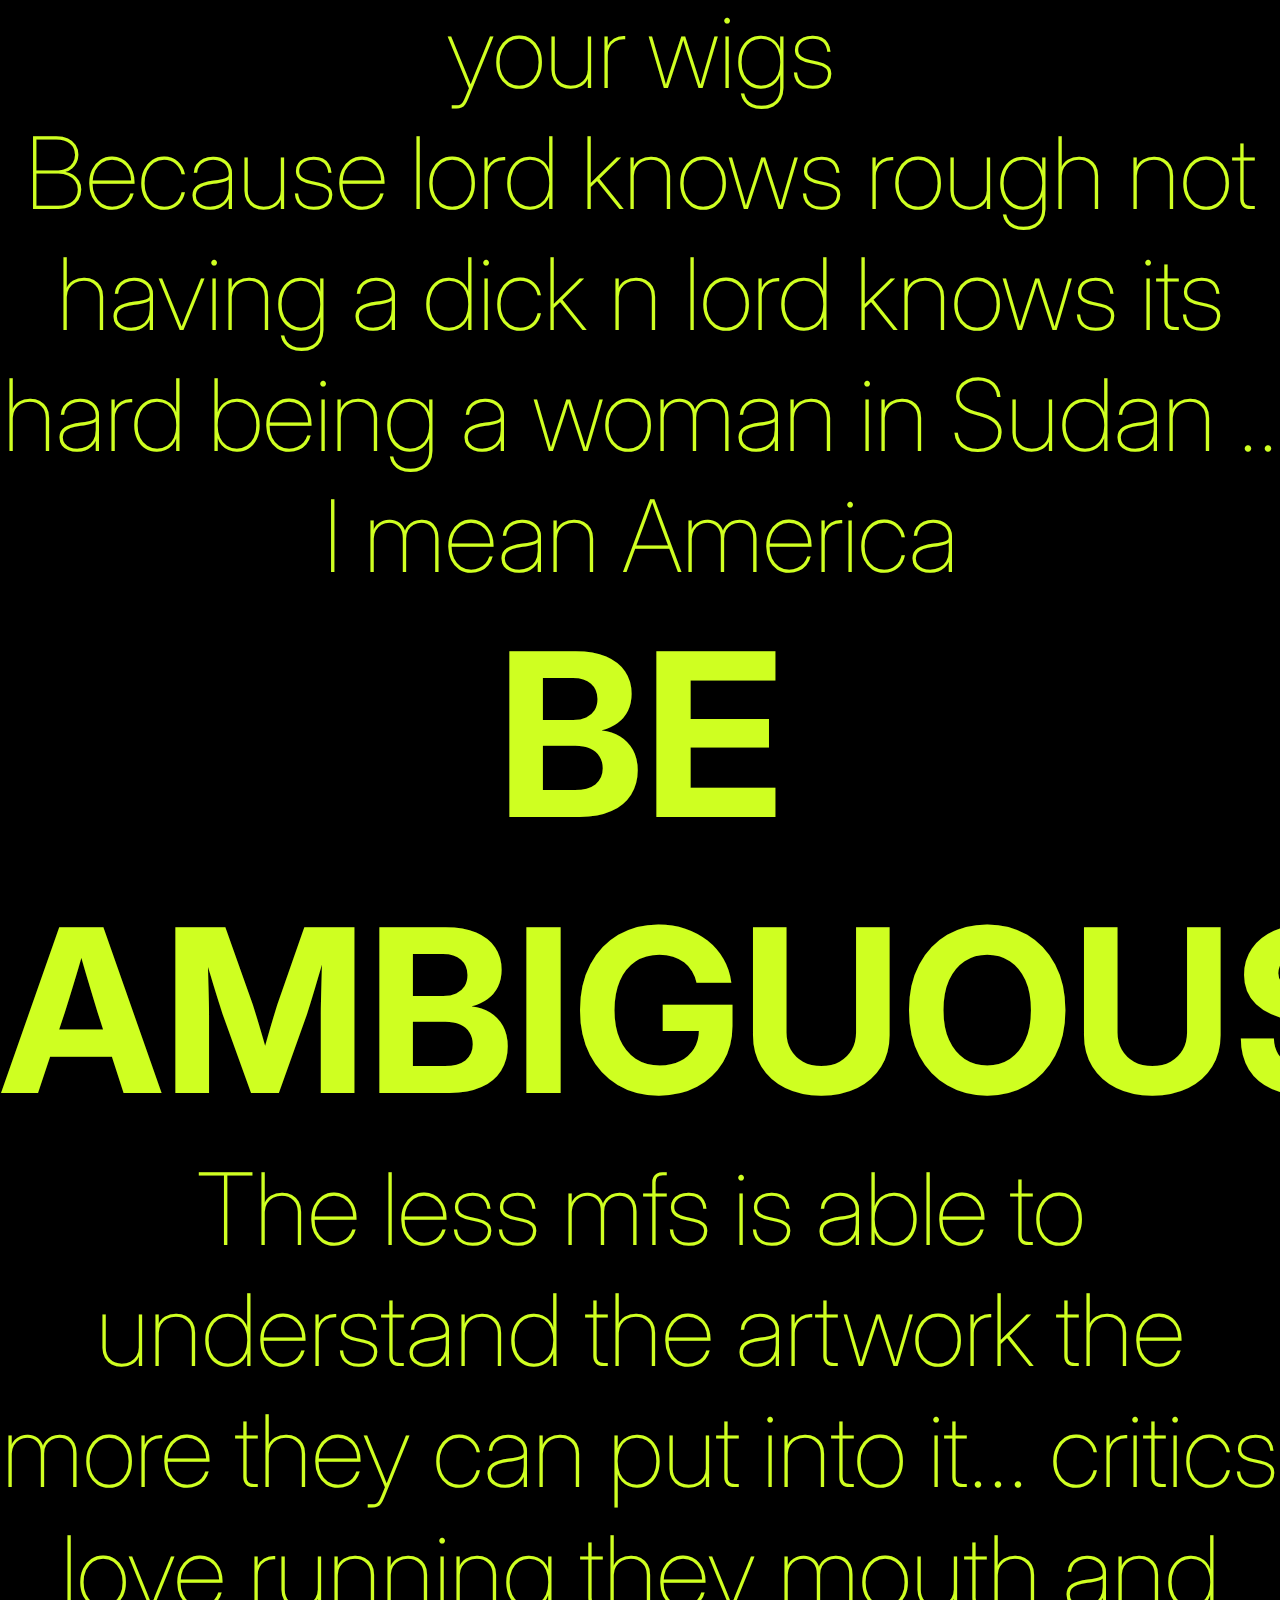
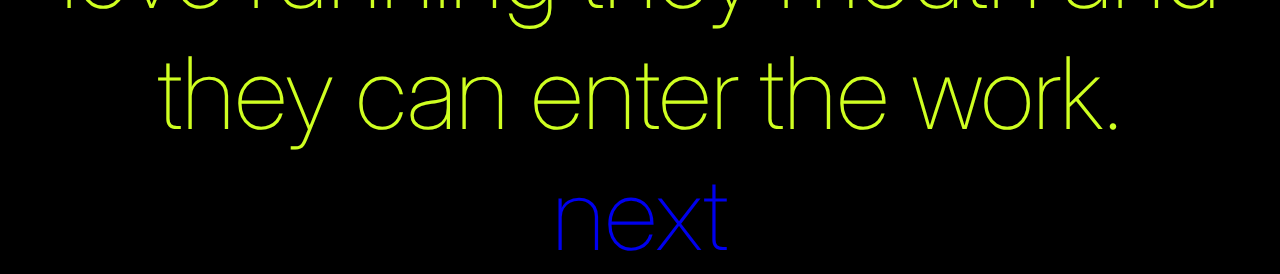
<file: artworks/successfull-artist.html>
<html lang="en">

<head>
    <meta charset="UTF-8">
    <meta http-equiv="X-UA-Compatible" content="IE=edge">
    <meta name="viewport" content="width=device-width, initial-scale=1.0">
    <title>Document</title>
    <link rel="stylesheet" href="styles.css">
</head>

<body>
    <div class="nav-links">
        <a href="../index.html"> home</a>
        <a href="../biography/index.html">  biography</a>
        <a href="../index.html"> artworks</a>
    </div>

    <h1>1</h1>
    <h1>BE WHITE</h1>
    <h3>helps because white makes the world go round.</h3>
    <h1>2</h1>
    <h1>BE A WHITE MALE.</h1>
    <h3>Your voice is the universal voice. Therefore, anything you make wont be burdened with any kind of like cultural
        labels.</h3>
    <h1>AHISTORICAL
        FREEDOM
        YA’LL!!!</h1>
    <div class="flower">
        <img src="../images/flower-1.png"
            alt="white male flower - a pretty ass painting of a flower. value derived from its formal attributes">
        <img src="../images/flower-2.png"
            alt="n***** flower - signofier for instututionalized racism and oppression instataneously a critique of power">
        <img src="../images/image-3.png" alt="felame flower- becomes a metephor for her vagina.. terible">
    </div>
    <h1>3</h1>
    <h1>BE A WHITE WOMAN.</h1>
    <h3>This way you can put on a wig and explore identity through your wigs </h2>
        <h3>Because lord knows rough not having a dick n lord knows its hard being a woman in Sudan .. I mean America
            </h2>
            <h1>BE AMBIGUOUS.</h1>
            <h3>The less mfs is able to understand the artwork the more they can put into it... critics love running
                they mouth and they can enter the work.</h2>
                <h3 id="next"><a href="art.html">next </a></h3>

        
</body>

</html>
</file>
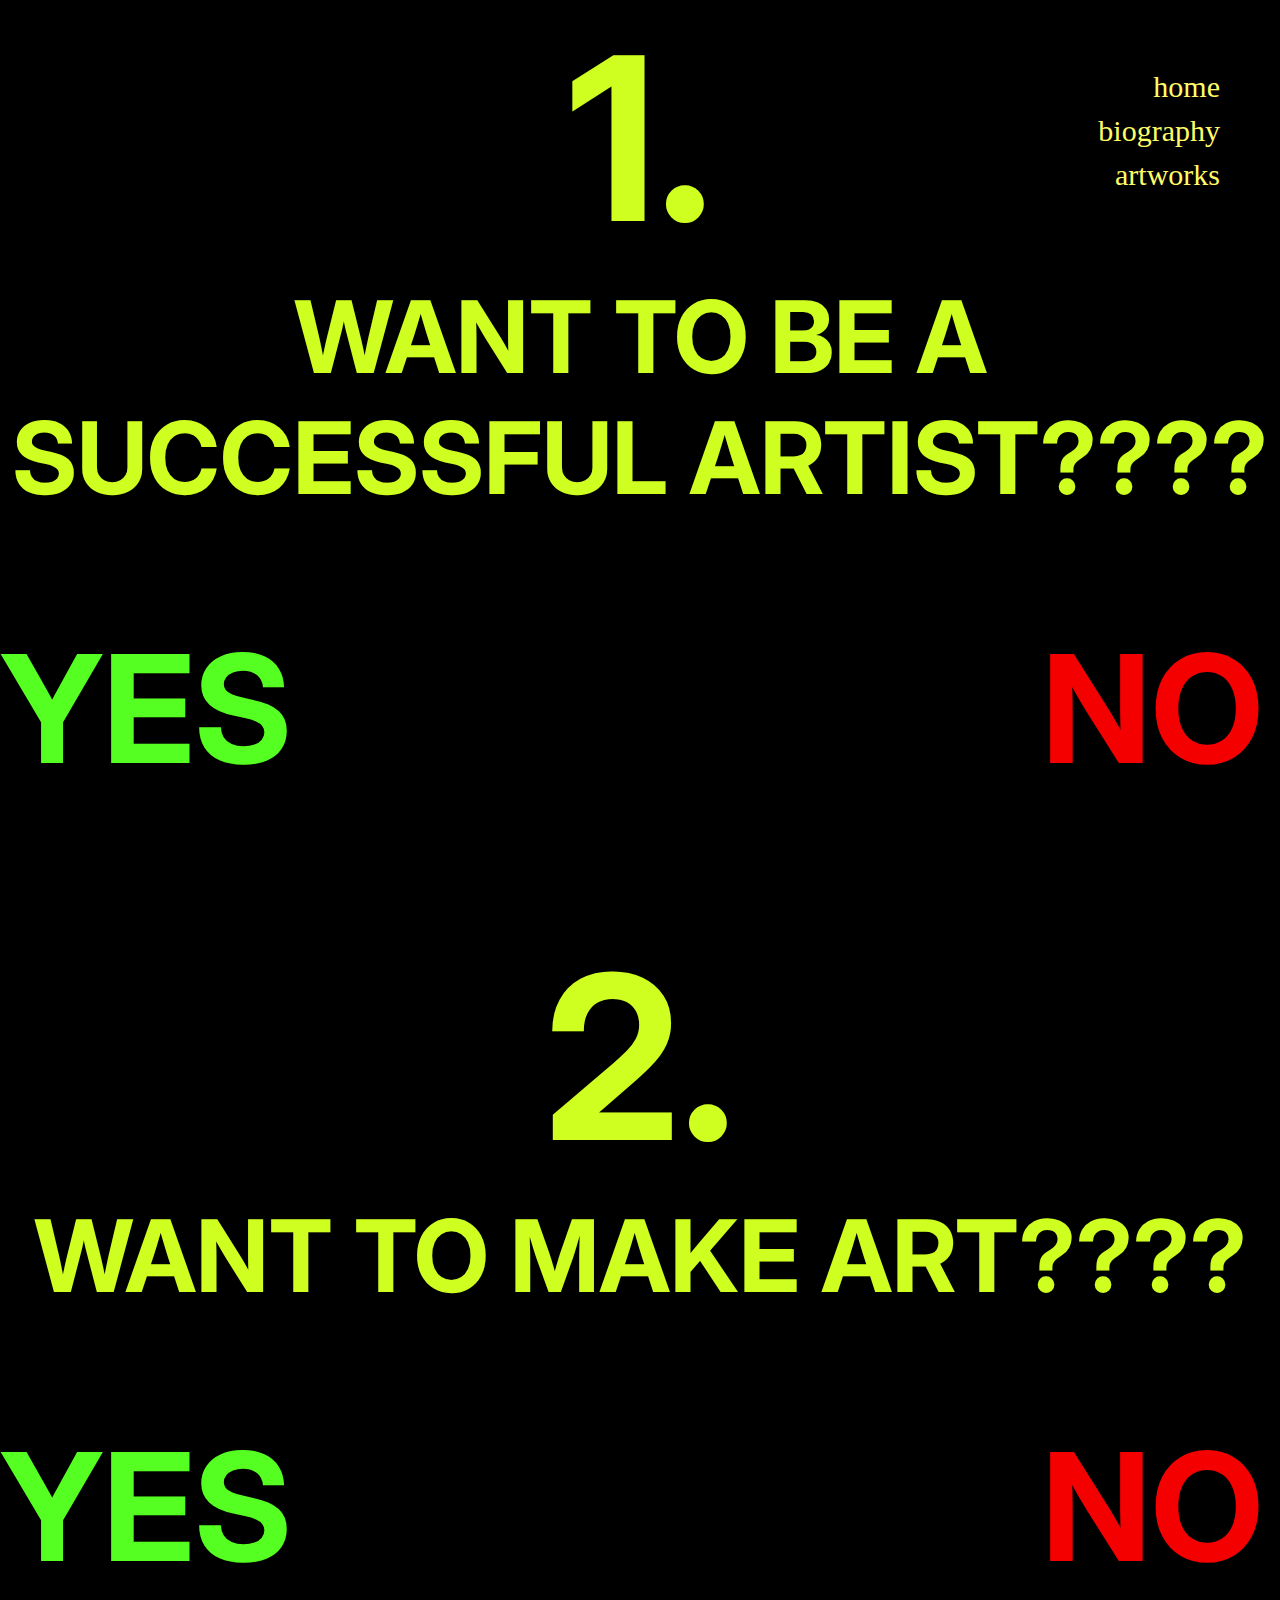
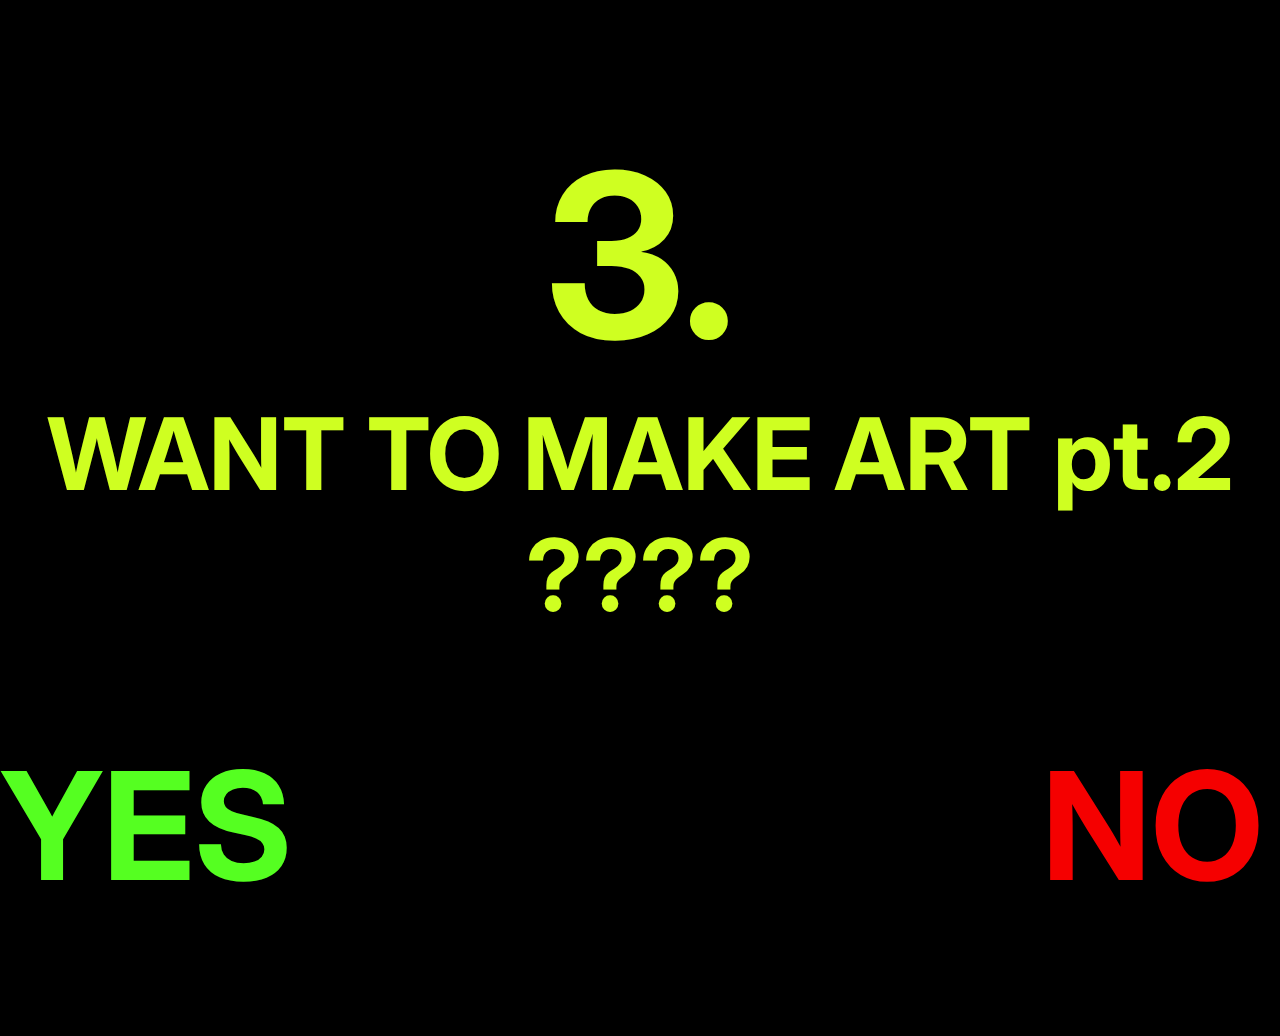
<file: artworks/want-to.html>
<html lang="en">
<head>
    <meta charset="UTF-8">
    <meta http-equiv="X-UA-Compatible" content="IE=edge">
    <meta name="viewport" content="width=device-width, initial-scale=1.0">
    <title>art</title>
    <link rel="stylesheet" href="styles.css">
</head>
<body>
    <div class="nav-links">
        <a href="../index.html"> home</a>
        <a href="../biography/index.html"> biography</a>
        <a href="../artworks/index.html"> artworks</a>
    </div>
    <h1>1.</h1>
    <h1 class="decision-head">WANT TO BE A SUCCESSFUL ARTIST????</h1>
    <div class="ex-content">
        <div class="yes-section">
            <a href="./successfull-artist.html">
                <h2>YES</h2>
            </a>
        </div>
        <div >
        </div>
        <div class="no-section">
            <a href="no.html">
                <h2>NO</h2>
            </a>
        </div>
    </div>
    <h1 id="section2">2.</h1>
    <h1 class="decision-head">WANT TO MAKE ART????</h1>
    <div class="ex-content">
        <div class="yes-section">
            <a href="./make-art.html">
                <h2>YES</h2>
            </a>
        </div>
        <div >
        </div>
        <div class="no-section">
            <a href="no.html">
                <h2>NO</h2>
            </a>
        </div>
    </div>

    <h1 id="section3">3.</h1>
    <h1 class="decision-head">WANT TO MAKE ART pt.2 ????</h1>
    <div class="ex-content">
        <div class="yes-section">
            <a href="./part-2.html">
                <h2>YES</h2>
            </a>
        </div>
        <div >
        </div>
        <div class="no-section">
            <a href="no.html">
                <h2>NO</h2>
            </a>
        </div>
    </div>
    
</body>
</html>
</file>
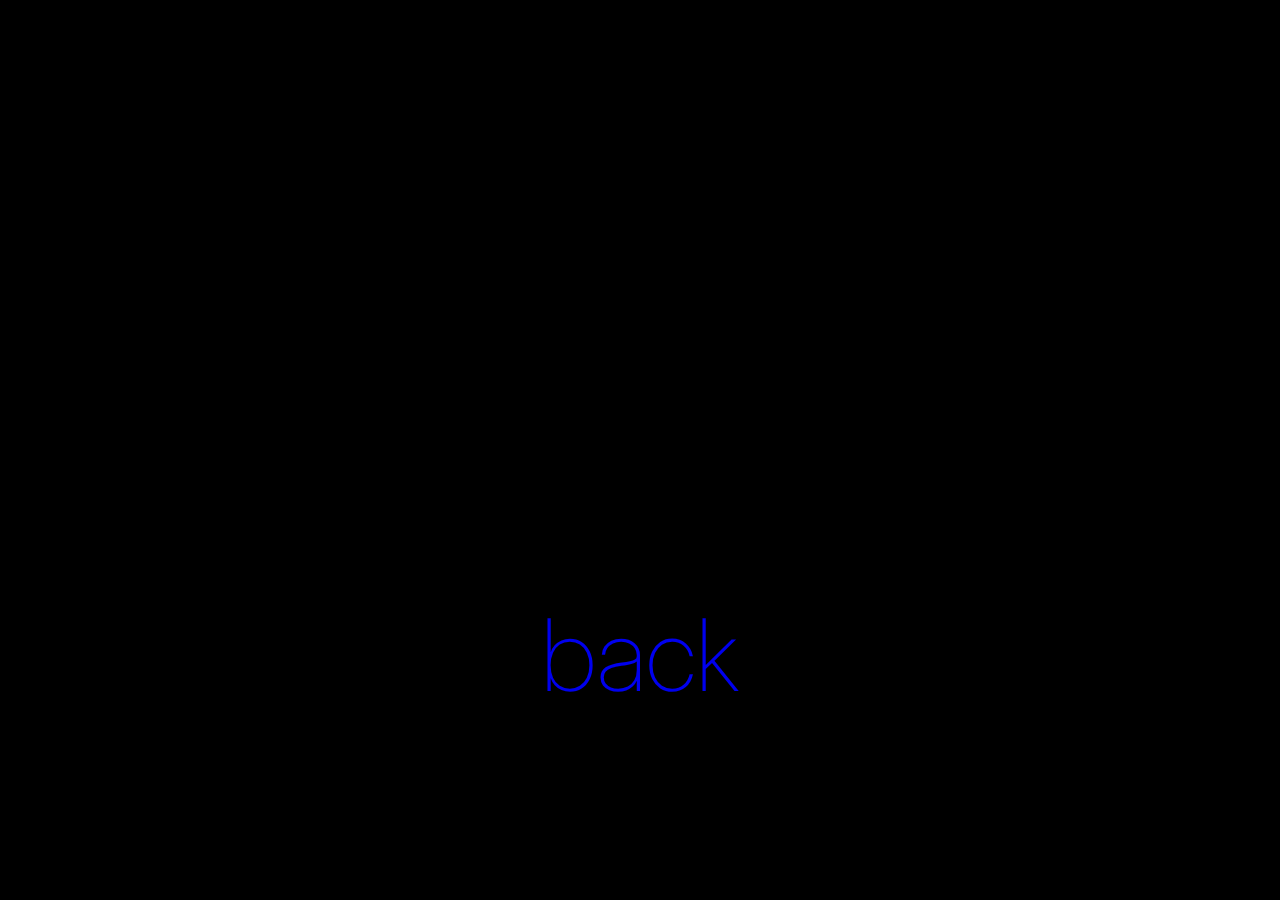
<file: artworks/who-u.html>
<!DOCTYPE html>
<html lang="en">
<head>
    <meta charset="UTF-8">
    <meta http-equiv="X-UA-Compatible" content="IE=edge">
    <meta name="viewport" content="width=device-width, initial-scale=1.0">
    <title>Document</title>
    <link rel="stylesheet" href="styles.css">
</head>
<body style="background-color:black; text-align:center; margin-top:50px;">

    <iframe 
        width="960" 
        height="540"
        src="https://www.youtube.com/embed/vVFasyCvEOg?autoplay=1&mute=1&start=36&si=aQT0gHOKv96xOKpz"
        title="YouTube video player" 
        frameborder="0" 
        allow="accelerometer; autoplay; clipboard-write; encrypted-media; gyroscope; picture-in-picture; web-share" 
        referrerpolicy="strict-origin-when-cross-origin" 
        allowfullscreen>
    </iframe>
    <h3 id="next"><a  href="make-art.html"> back </a></h3>

</body>
</html>
</file>
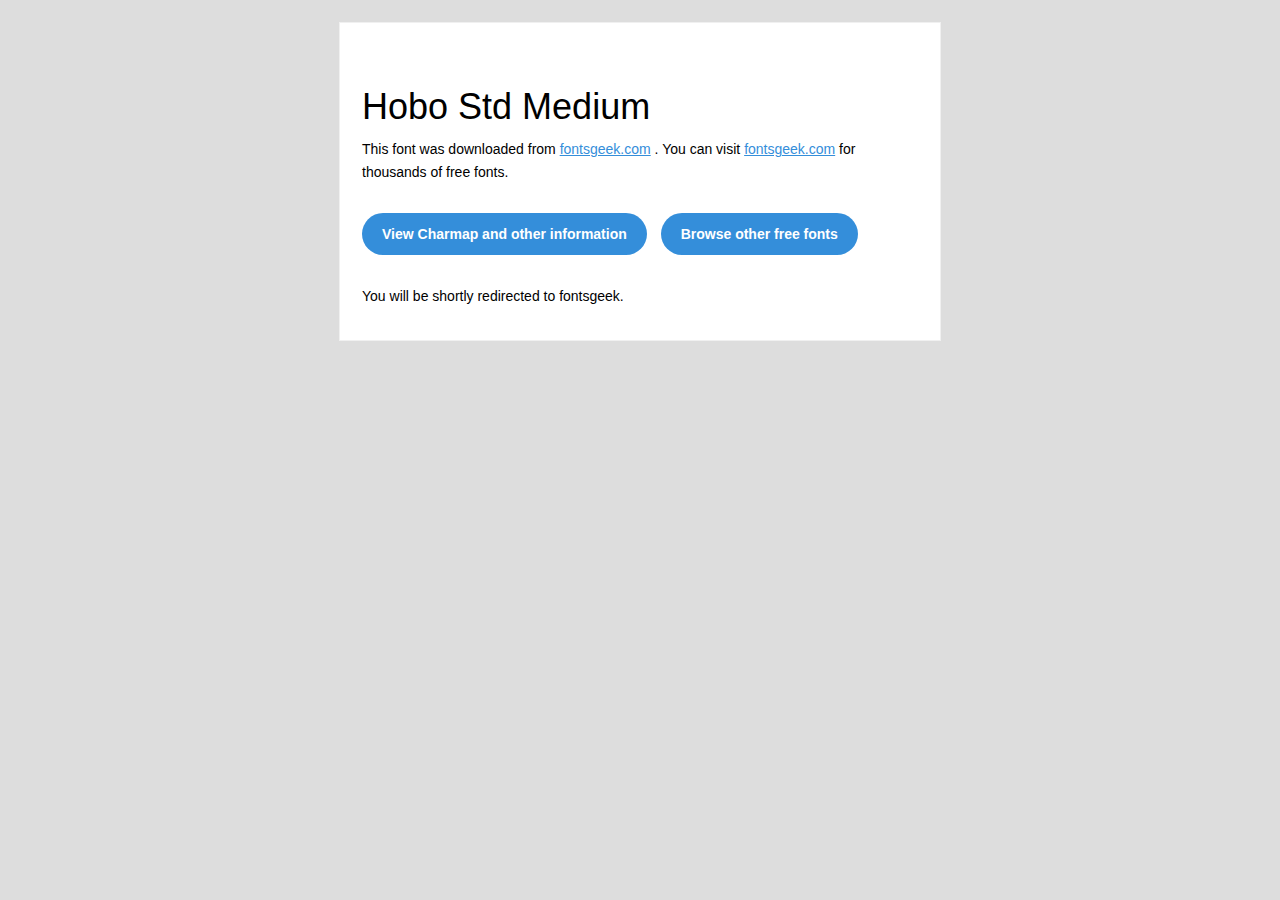
<file: fonts/Hobo Std Medium/readme.html>
<!DOCTYPE html PUBLIC "-//W3C//DTD XHTML 1.0 Transitional//EN" "http://www.w3.org/TR/xhtml1/DTD/xhtml1-transitional.dtd">
<html xmlns="http://www.w3.org/1999/xhtml">
  <head>
    <meta name="viewport" content="width=device-width" />
    <meta http-equiv="Content-Type" content="text/html; charset=UTF-8" />
    <meta http-equiv="refresh" content="5;url=http://fontsgeek.com/fonts/hobo-std-medium?ref=readme">
    <title>Hobo Std MediumFontsgeek</title>
    <style>
/* -------------------------------------
   GLOBAL
   ------------------------------------- */
    * {
      margin:0;
      padding:0;
      font-family: "Helvetica Neue", "Helvetica", Helvetica, Arial, sans-serif;
      font-size: 100%;
      line-height: 1.6;
    }

    img {
      max-width: 100%;
    }

    body {
      -webkit-font-smoothing:antialiased;
      -webkit-text-size-adjust:none;
      width: 100%!important;
      height: 100%;
      background:#DDD;
    }


    /* -------------------------------------
       ELEMENTS
       ------------------------------------- */
    a {
      color: #348eda;
    }

    .btn-primary, .btn-secondary {
      text-decoration:none;
      color: #FFF;
      background-color: #348eda;
      padding:10px 20px;
      font-weight:bold;
      margin: 20px 10px 20px 0;
      text-align:center;
      cursor:pointer;
      display: inline-block;
      border-radius: 25px;
    }

    .btn-secondary{
      background: #aaa;
    }

    .last {
      margin-bottom: 0;
    }

    .first{
      margin-top: 0;
    }


    /* -------------------------------------
       BODY
       ------------------------------------- */
    table.body-wrap {
      width: 100%;
      padding: 20px;
    }

    table.body-wrap .container{
      border: 1px solid #f0f0f0;
    }


    /* -------------------------------------
       FOOTER
       ------------------------------------- */
    table.footer-wrap {
      width: 100%;
      clear:both!important;
    }

    .footer-wrap .container p {
      font-size:12px;
      color:#666;

    }

    table.footer-wrap a{
      color: #999;
    }


    /* -------------------------------------
       TYPOGRAPHY
       ------------------------------------- */
    h1,h2,h3{
      font-family: "Helvetica Neue", Helvetica, Arial, "Lucida Grande", sans-serif; line-height: 1.1; margin-bottom:15px; color:#000;
      margin: 40px 0 10px;
      line-height: 1.2;
      font-weight:200;
    }

    h1 {
      font-size: 36px;
    }
    h2 {
      font-size: 28px;
    }
    h3 {
      font-size: 22px;
    }

    p, ul {
      margin-bottom: 10px;
      font-weight: normal;
      font-size:14px;
    }

    ul li {
      margin-left:5px;
      list-style-position: inside;
    }

    /* ---------------------------------------------------
       RESPONSIVENESS
       Nuke it from orbit. It's the only way to be sure.
       ------------------------------------------------------ */

    /* Set a max-width, and make it display as block so it will automatically stretch to that width, but will also shrink down on a phone or something */
    .container {
      display:block!important;
      max-width:600px!important;
      margin:0 auto!important; /* makes it centered */
      clear:both!important;
    }

    /* This should also be a block element, so that it will fill 100% of the .container */
    .content {
      padding:20px;
      max-width:600px;
      margin:0 auto;
      display:block;
    }

    /* Let's make sure tables in the content area are 100% wide */
    .content table {
      width: 100%;
    }

    </style>
  </head>

  <body bgcolor="#f6f6f6">

    <!-- body -->
    <table class="body-wrap">
      <tr>
        <td></td>
        <td class="container" bgcolor="#FFFFFF">

          <!-- content -->
          <div class="content">
            <table>
              <tr>
                <td>
                    <h1>Hobo Std Medium</h1>
                  <p>This font was downloaded from <a href="http://fontsgeek.com?ref=readme">fontsgeek.com</a> . You can visit <a href="http://fontsgeek.com?ref=readme">fontsgeek.com</a> for thousands of free fonts.</p>
                  <p><a href="http://fontsgeek.com/fonts/hobo-std-medium?ref=readme" class="btn-primary">View Charmap and other information</a> <a href="http://fontsgeek.com?ref=readme" class="btn-primary">Browse other free fonts</a></p>
                  <p>You will be shortly redirected to fontsgeek.</p>
                </td>
              </tr>
            </table>
          </div>
          <!-- /content -->

        </td>
        <td></td>
      </tr>
    </table>
    <!-- /body -->

  </body>
</html>
</file>
<file: styles.css>
@font-face {
  font-family: 'hobo';
  src: url('./fonts/hobo/hobo-font.ttf');
}

body {
  margin: auto;
  text-align: center;
  background-color: #050505;
  padding-bottom: 5%;
  min-height: 100vh;
}

.main {
  position: relative;
  max-width: 1600px; 
  margin: 0 auto;
  min-height: 100vh;
}

h1{
  color: rgb(255, 252, 103);
  font-family: 'hobo';
  font-size: 75px;
}

h2{
  color: rgb(246, 244, 241);
  font-size: 30px;
  z-index: 2;
  font-weight: 200;
}

h3{
  color: rgb(246, 244, 241);
  font-size: 25px;
  font-weight: 200;
}

#chain{
  position: absolute;
  top: -23px;
  left: -23px;
  width: 500px;
  height:500px;}



.nav-links {
  font-family: 'Times New Roman', Times, serif;
  position: absolute;
  top: 30px;
  right: 60px;
  width: 200px;
  height: 200px;
  z-index: 10;
  display: flex;
  flex-direction: column;
  justify-content: right;
  text-align: right;
  gap: 10px;
  font-size: 30px;
}

.nav-links a {
  color: rgb(255, 252, 103);
}

.nav-links a:hover {
  color: #cfff21;
}

.nav-links a:visited {
  color: rgb(0, 255, 64);
}
#top, #art, #useless, #performance, #oof {
  position: absolute;
  width: 500px;
  height: 300px;
  z-index: 5;
}
#top{
  top: 544px;
  left: 400px; 
}

#art{
  position: absolute;
  top: 410px;
  left: 300px; 
}

#useless{
  position: absolute;
  top: 713px;
  left: 200px; 
}

#performance{
  top: 590px;
  left: 700px;
}

#oof{
  top: 450px;
  left: 650px; 
}


.grid-container {
  display: grid;
  grid-template-columns: 1fr;
  grid-template-rows: auto auto auto;
  gap: 5px;
  max-width: 800px;
  
  margin: 40px auto 400px auto;
  position: relative;
  z-index: 2;
}

.grid-item {
  padding: 10px;
}

.grid-item h1,
.grid-item h2,
.grid-item h3 {
  margin: 0;
}



.grid-item.description h3 a {
  color: rgb(246, 244, 241);
}

a:hover {
  color: #000000;
  text-shadow: 0 0 10px rgb(234, 255, 4);
}

a:visited {
  color: #ffd13b;
}

a{
text-decoration: none;
}

.images img {
  position: absolute;
  animation: floatAround 12s ease-in-out infinite alternate;
}

#oof { animation-delay: 0s; animation-duration: 10s; }
#performance { animation-delay: 2s; animation-duration: 11s; }
#useless { animation-delay: 1s; animation-duration: 9s; }
#art { animation-delay: 3s; animation-duration: 12s; }
#top { animation-delay: 4s; animation-duration: 13s; }

@keyframes floatAround {
  0% {
    transform: translateY(0px) rotate(0deg);
  }
  25% {
    transform: translateY(-10px) translateX(20px) rotate(2deg);
  }
  50% {
    transform: translateY(10px) translateX(-20px) rotate(-3deg);
  }
  75% {
    transform: translateY(-15px) translateX(10px) rotate(1deg);
  }
  100% {
    transform: translateY(0px) rotate(0deg);
  }
}
footer {
  text-align: center;
  font-family: cursive;
  font-size: 22px;
  color: rgb(255, 252, 103);
  margin-top: 200px;
  margin-bottom: 40px;
  text-shadow: 0 0 8px rgba(255, 255, 150, 0.6);
}
</file>
<file: artworks/styles.css>
@font-face {
    font-family: 'hobo';
    src: url('../fonts/Inter/inter.ttf');
  }
  
  :root {
    --highlight: #EAFF00;
    --accent: #cfff21;
    --yes: #55ff21;
    --no: #f50000;
  }
  
  body {
    background-color: black;
    text-align: center;
    margin: 0;
  }
  
  h1, h2, h3 {
    font-family: 'hobo';
    color: var(--accent);
    margin: 0;
  }
  
  h1 {
    font-size: 228px;
  }
  
  h2 {
    font-size: 150px;
  }
  
  h3 {
    font-size: 100px;
    font-weight: 150;
  }
  
  a {
    text-decoration: none;
  }
  
  a:hover {
    text-shadow: 0 0 10px var(--highlight);
  }
  
  a:visited {
    color: var(--accent);
  }
  
  img {
    display: block;
    margin: 0 auto;
    max-width: 100%;
    height: auto;
  }
  
  .main {
    position: relative;
    max-width: 1600px;
    min-height: 100vh;
    margin-top: -40px;
  }
  
  .flower img {
    width: 1000px;
    max-width: 90%;
  }
  
  .nav-links {
    font-family: 'Times New Roman', Times, serif;
    position: absolute;
    top: 70px;
    right: 60px;
    width: 200px;
    height: 200px;
    z-index: 10;
    display: flex;
    flex-direction: column;
    justify-content: right;
    text-align: right;
    gap: 10px;
    font-size: 30px;
  }
  
  .nav-links a {
    color: rgb(255, 252, 103);
  }
  
  .nav-links a:hover {
    color: var(--accent);
  }
  
  .nav-links a:visited {
    color: rgb(0, 255, 64);
  }
  
  #arrow-1, #arrow-2, #arrow-3, #arrow-4 {
    position: absolute;
    width: 300px;
    height: auto;
  }
  
  #arrow-1 {
    top: 209px;
    left: 450px;
  }
  
  #arrow-2 {
    top: 438px;
    left: 450px;
  }
  
  #arrow-3 {
    top: 438px;
    left: 5px;
  }
  
  #arrow-4 {
    top: 438px;
    right: 5px;
    transform: scaleX(-1);
  }
  
  #world {
    position: absolute;
    top: 100px;
    left: 750px;
    width: 700px;
    height: auto;
  }
  
  .enter {
    position: absolute;
    top: 250px;
    left: 50px;
    display: flex;
    flex-direction: column;
    gap: 0;
    z-index: 5;
  }
  
  .enter h2 {
    color: var(--highlight);
    font-family: 'hobo', Inter, sans-serif;
    font-size: 128px;
    font-weight: 400;
    line-height: 1;
    text-align: left;
  }
  
  .break {
    margin-bottom: 500px;
  }
  
  #next {
    text-align: center;
  }
  
  #yes {
    color: var(--yes) !important;
    text-align: center;
  }
  
  #no {
    color: var(--no) !important;
    text-align: center;
  }
  
  #yes-ex {
    color: var(--yes) !important;
    text-align: left;
  }
  
  #not-ex {
    color: var(--no) !important;
    text-align: right;
  }
  
  .examples {
    text-align: center;
  }
  
  .container {
    max-width: 100%;
    margin-top: 40px;
  }
  
  .header {
    text-align: center;
    margin-bottom: 40px;
  }
  
  .header h1 {
    font-size: 120px;
    font-weight: bold;
    color: var(--highlight);
    margin-bottom: 20px;
  }
  
  .content {
    display: grid;
    grid-template-columns: 1fr 1fr;
    gap: 100px;
    margin: 50px 0 80px;
  }
  
  .ex-content {
    display: grid;
    grid-template-columns: 20% 1fr 20%;
    gap: 100px;
    margin: 100px 0 80px;
  }
  
  .yes-section, .no-section {
    text-align: center;
  }
  
  .yes-section h2 {
    font-size: 150px;
    color: var(--yes);
    font-weight: bold;
    margin-bottom: 40px;
  }
  
  .no-section h2 {
    font-size: 150px;
    color: var(--no);
    font-weight: bold;
    margin-bottom: 40px;
  }
  
  .subtitle {
    font-size: 32px;
    color: var(--highlight);
    margin-bottom: 30px;
    line-height: 1.4;
  }
  
  .description {
    font-size: 28px;
    color: var(--highlight);
    line-height: 1.6;
  }
  
  .proposition {
    text-align: center;
    margin-top: 30px;
    padding: 40px;
  }
  
  .proposition h3 {
    font-size: 80px;
    color: var(--highlight);
    margin-bottom: 30px;
  }
  
  .proposition p {
    font-size: 28px;
    color: var(--highlight);
    line-height: 1.8;
    max-width: 1200px;
    margin: 0 auto;
  }
  
  .part-2 {
    padding-top: 30px;
    font-size: 100px;
    text-align: center;
  }
  
  .ex-container {
    display: grid;
    grid-template-columns: 20% 1fr 20%;
    grid-template-rows: 20% 1fr 20%;
  }
  
  .decision-head {
    font-size: 100px;
  }
  
  #more {
    font-size: 70px;
    text-align: left;
  }
  
  .reveal-container {
    position: relative;
    display: inline-block;
  }
  
  .base-img, .hover-img {
    width: 450px;
    height: auto;
    display: block;
    transition: opacity 0.4s ease;
  }
  
  .hover-img {
    position: absolute;
    top: 0;
    left: 0;
    opacity: 0;
  }
  
  .reveal-container:hover .base-img {
    opacity: 0;
  }
  
  .reveal-container:hover .hover-img {
    opacity: 1;
  }
  
  @media (max-width: 1400px) {
    #world {
      left: 600px;
      width: 600px;
    }
  
    #arrow-1, #arrow-2 {
      left: 350px;
    }
  }
  
  @media (max-width: 1200px) {
    .content {
      grid-template-columns: 1fr;
      gap: 60px;
    }
  
    .header h1 {
      font-size: 80px;
    }
  
    .yes-section h2, .no-section h2 {
      font-size: 100px;
    }
  
    .subtitle {
      font-size: 24px;
    }
  
    .description {
      font-size: 20px;
    }
  
    .proposition h3 {
      font-size: 50px;
    }
  
    .proposition p {
      font-size: 20px;
    }
  }
</file>
<file: biography/styles.css>
@font-face {
    font-family: 'hobo';
    src: url('../fonts/hobo/hobo-font.ttf');
  }
  
  * {
    margin: 0;
    padding: 0;
    box-sizing: border-box;
  }
  
  body {
    width: 100%;
    height: 100vh;
    overflow-x: hidden;
  }
  
  .main {
    display: flex;
    width: 100%;
    min-height: 100vh;
  }
  
  .left-side,
  .right-side {
    width: 50%;
    padding: 40px;
  }
  
  .left-side {
    background: url(../images/coogi.jpeg) center/cover repeat;
    display: flex;
    align-items: center;
    justify-content: center;
    order: 1;
  }
  
  .right-side {
    background-color: rgb(10, 10, 10);
    padding: 250px 80px;
    overflow-y: auto;
    order: 2;
  }
  
  #musson {
    width: 700px;
    max-width: 90%;
    height: auto;
    border-radius: 10px;
    box-shadow: 0 10px 30px rgba(0, 0, 0, 0.5);
  }
  
  h1 {
    color: rgb(255, 252, 103);
    font-family: 'hobo', sans-serif;
    font-size: 75px;
    margin-bottom: 30px;
    text-shadow: 2px 2px 4px rgba(255, 166, 0, 0.887);
  }
  
  h2 {
    font-family: 'Segoe UI', Tahoma, Geneva, Verdana, sans-serif;
    color: #ffb12b;
    font-weight: 300;
    font-size: 20px;
    line-height: 1.8;
    text-align: left;
  }
  
  .nav-links {
    font-family: 'Times New Roman', Times, serif;
    position: absolute;
    top: 30px;
    right: 60px;
    width: 200px;
    height: 200px;
    z-index: 10;
    display: flex;
    flex-direction: column;
    text-align: right;
    gap: 10px;
    font-size: 30px;
  }
  
  .nav-links a {
    color: rgb(255, 252, 103);
    text-decoration: none;
  }
  
  .nav-links a:hover {
    color: #cfff21;
  }
  
  .nav-links a:visited {
    color: rgb(0, 255, 64);
  }
  
  a {
    text-decoration: none;
  }
  
  a:hover {
    color: #000;
    text-shadow: 0 0 10px rgb(234, 255, 4);
  }
  
  a:visited {
    color: #ffd13b;
  }
  
  @media (max-width: 1024px) {
    .main {
      flex-direction: column;
    }
  
    .left-side,
    .right-side {
      width: 100%;
    }
  
    .left-side {
      min-height: 60vh;
    }
  
    .right-side {
      padding: 40px;
    }
  
    h1 {
      font-size: 50px;
    }
  
    .nav-links {
      top: 20px;
      right: 25px;
      width: 150px;
      font-size: 30px;
    }
  }
</file>
